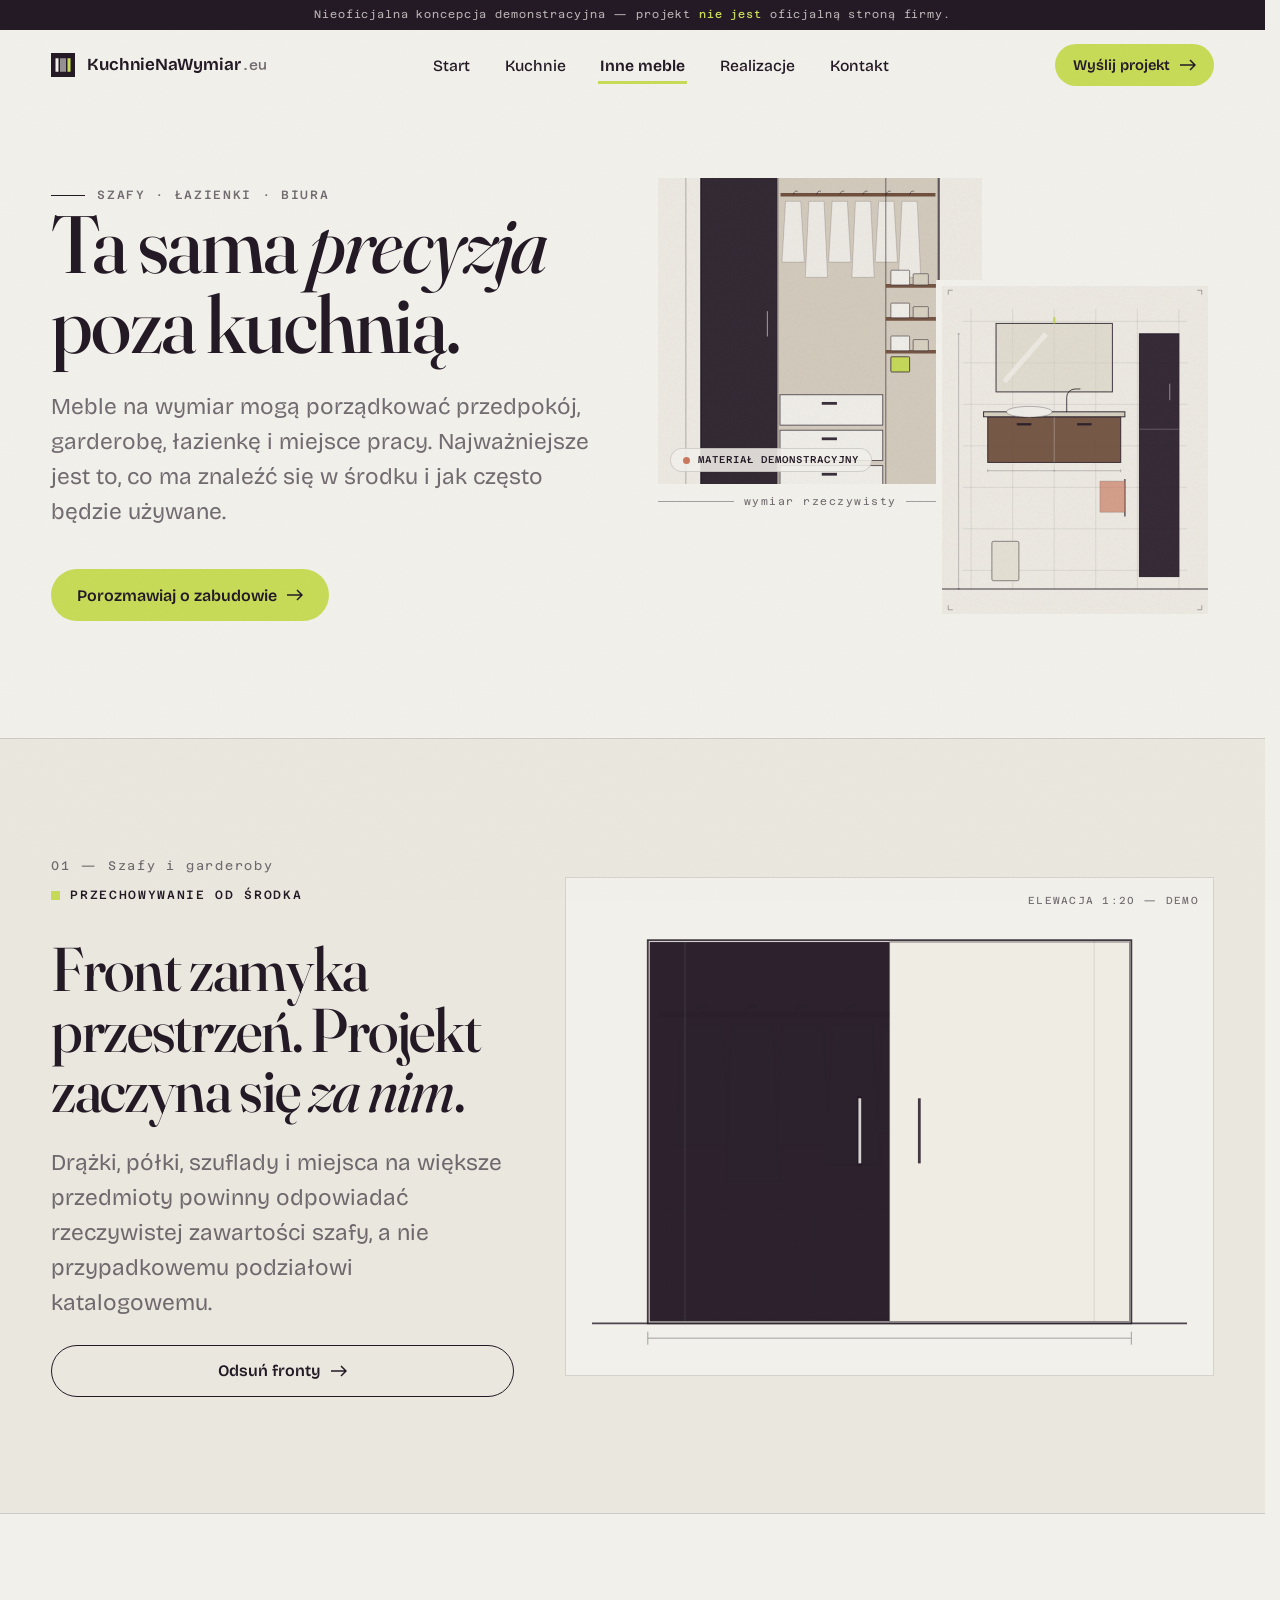
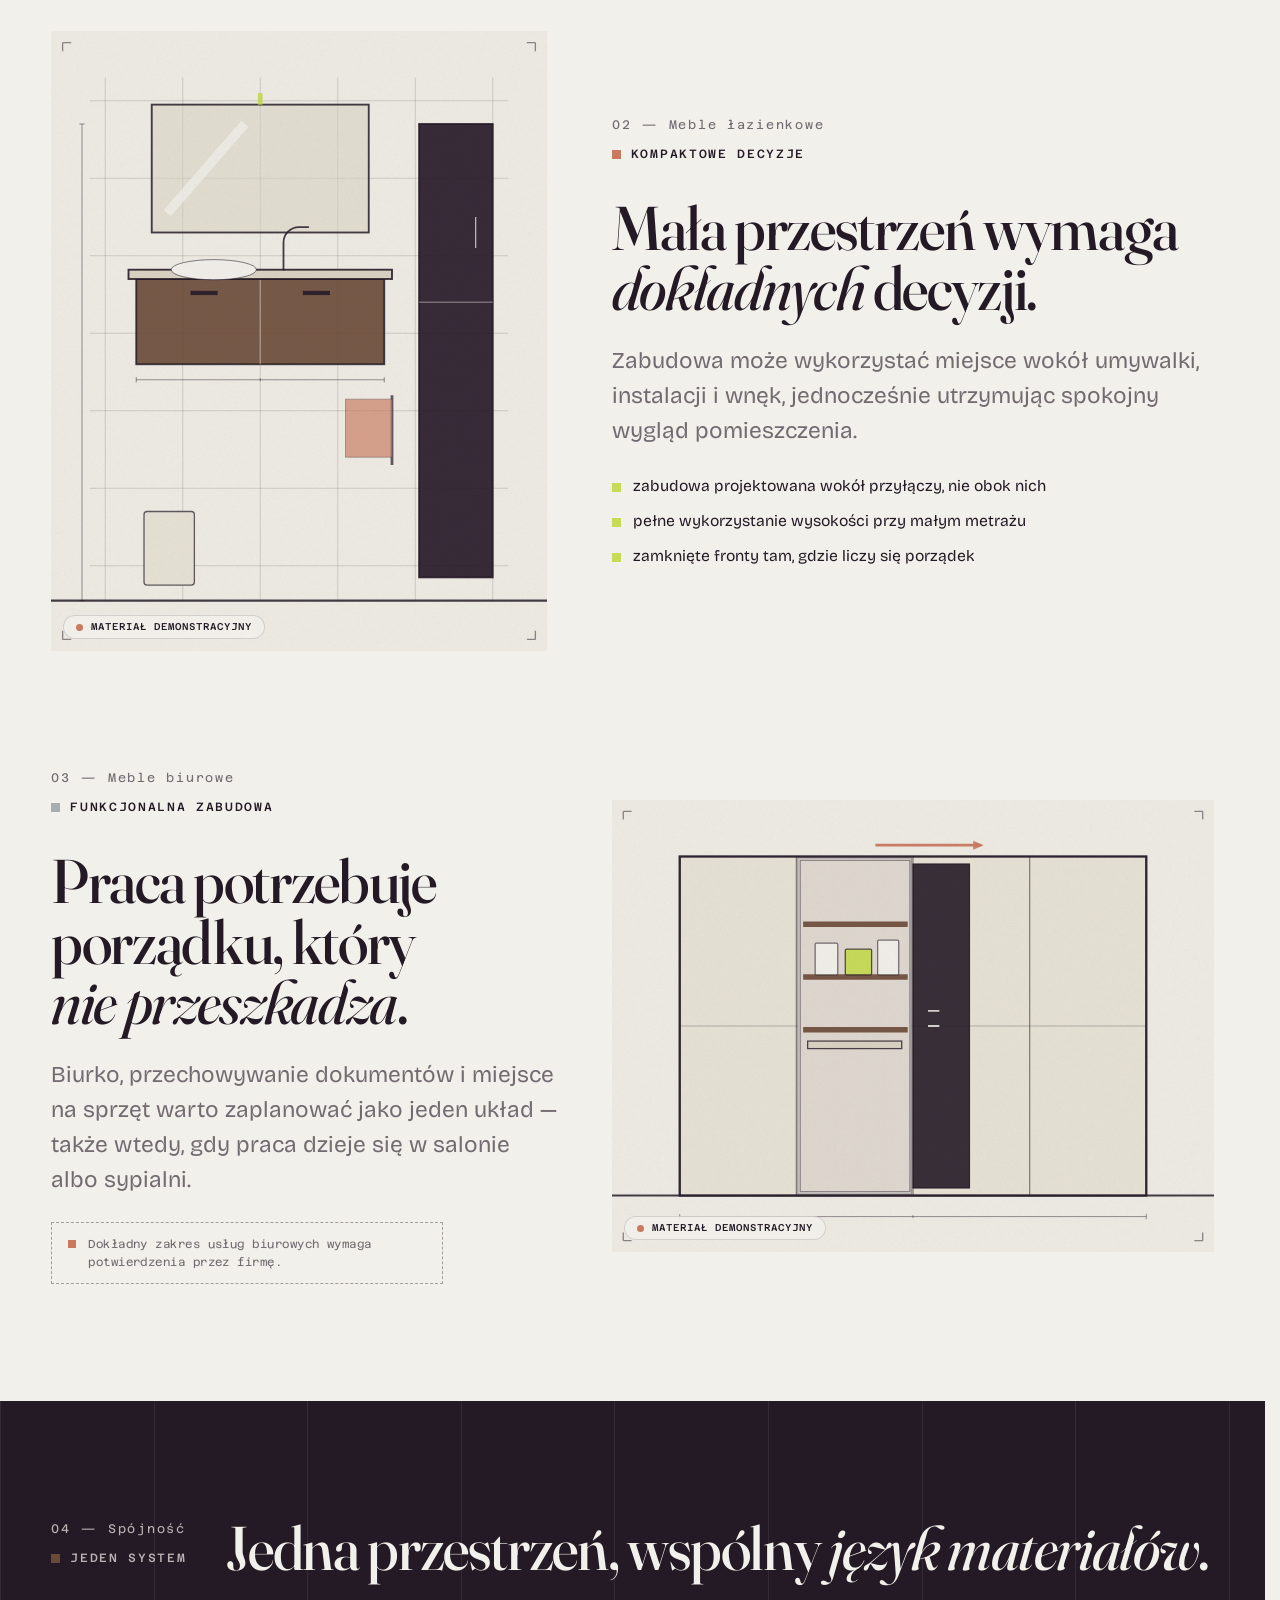
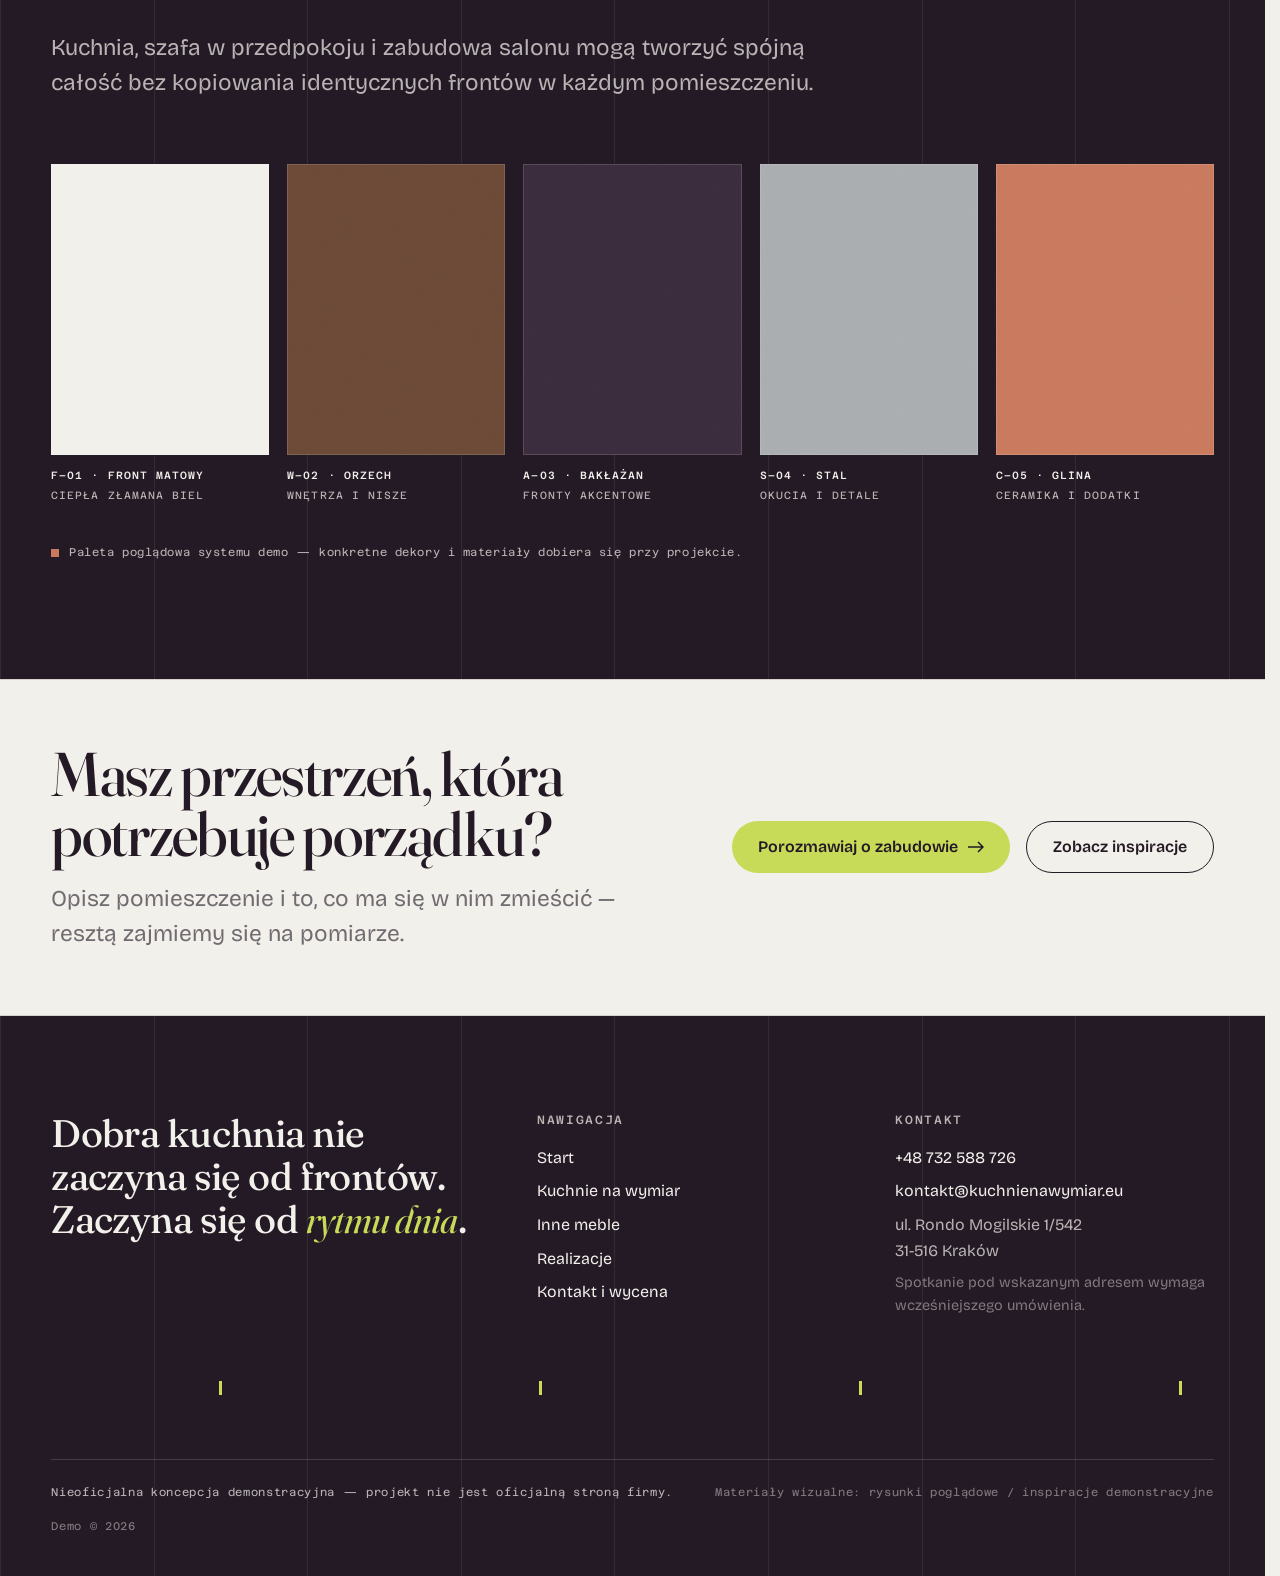
<file: inne-meble.html>
<!DOCTYPE html>
<html lang="pl" class="no-js">
<head>
  <meta charset="UTF-8">
  <meta name="viewport" content="width=device-width, initial-scale=1">
  <meta name="robots" content="noindex, nofollow, noarchive">
  <title>Szafy i meble na wymiar Kraków | KuchnieNaWymiar.eu — demo</title>
  <meta name="description" content="Szafy, garderoby, meble łazienkowe i biurowe wykonywane na wymiar w Krakowie. Zabudowa dopasowana do przestrzeni i sposobu przechowywania. Nieoficjalna koncepcja demonstracyjna.">
  <script>document.documentElement.classList.replace("no-js", "js");</script>
  <link rel="icon" type="image/svg+xml" href="assets/icons/favicon.svg">
  <link rel="preload" href="assets/fonts/fraunces-normal-latin.woff2" as="font" type="font/woff2" crossorigin>
  <link rel="preload" href="assets/fonts/fraunces-normal-latin-ext.woff2" as="font" type="font/woff2" crossorigin>
  <link rel="preload" href="assets/fonts/bricolage-grotesque-normal-latin.woff2" as="font" type="font/woff2" crossorigin>
  <link rel="preload" href="assets/fonts/bricolage-grotesque-normal-latin-ext.woff2" as="font" type="font/woff2" crossorigin>
  <link rel="stylesheet" href="assets/css/fonts.css">
  <link rel="stylesheet" href="assets/css/reset.css">
  <link rel="stylesheet" href="assets/css/tokens.css">
  <link rel="stylesheet" href="assets/css/components.css">
  <link rel="stylesheet" href="assets/css/pages.css">
  <link rel="stylesheet" href="assets/css/responsive.css">
</head>
<body>
  <a class="skip-link" href="#tresc">Przejdź do treści</a>

  <p class="demo-note">Nieoficjalna koncepcja demonstracyjna — projekt <strong>nie jest</strong> oficjalną stroną firmy.</p>

  <header class="site-header">
    <div class="site-header__inner">
      <a class="brand" href="index.html" aria-label="KuchnieNaWymiar.eu — strona główna (demo)">
        <svg class="brand__mark" width="24" height="24" viewBox="0 0 32 32" aria-hidden="true"><rect width="32" height="32" fill="#241A26"/><rect x="6" y="7" width="4" height="18" fill="#F2F0EA"/><rect x="12" y="7" width="8" height="18" fill="#F2F0EA" opacity=".55"/><rect x="22" y="7" width="4" height="18" fill="#C7DB58"/></svg>
        <span>KuchnieNaWymiar<span class="brand__tld">.eu</span></span>
      </a>

      <nav class="site-nav" aria-label="Nawigacja główna">
        <a class="site-nav__link" href="index.html">Start</a>
        <a class="site-nav__link" href="kuchnie.html">Kuchnie</a>
        <a class="site-nav__link" href="inne-meble.html" aria-current="page">Inne meble</a>
        <a class="site-nav__link" href="realizacje.html">Realizacje</a>
        <a class="site-nav__link" href="kontakt.html">Kontakt</a>
      </nav>

      <a class="btn btn--primary btn--small site-header__cta" href="kontakt.html#formularz">
        Wyślij projekt
        <svg class="btn__arrow" width="16" height="12" viewBox="0 0 16 12" fill="none" aria-hidden="true"><path d="M0 6h14M10 1l5 5-5 5" stroke="currentColor" stroke-width="1.5"/></svg>
      </a>

      <button class="nav-toggle" type="button" aria-expanded="false" aria-controls="mobile-menu" aria-label="Otwórz menu">
        <span class="nav-toggle__bars" aria-hidden="true"><span></span><span></span><span></span></span>
      </button>
    </div>
  </header>

  <div class="mobile-menu" id="mobile-menu" hidden>
    <nav aria-label="Menu">
      <ul class="mobile-menu__list">
        <li class="mobile-menu__item"><a class="mobile-menu__link" href="index.html">Start</a></li>
        <li class="mobile-menu__item"><a class="mobile-menu__link" href="kuchnie.html">Kuchnie</a></li>
        <li class="mobile-menu__item"><a class="mobile-menu__link" href="inne-meble.html" aria-current="page">Inne meble</a></li>
        <li class="mobile-menu__item"><a class="mobile-menu__link" href="realizacje.html">Realizacje</a></li>
        <li class="mobile-menu__item"><a class="mobile-menu__link" href="kontakt.html">Kontakt</a></li>
      </ul>
    </nav>
    <div class="mobile-menu__foot">
      <span class="t-label" style="color: var(--chalk-45)">Kraków · pomiar · projekt · montaż</span>
      <div class="mobile-menu__contact">
        <a class="btn btn--primary" href="tel:+48732588726">Zadzwoń: 732 588 726</a>
        <a class="btn btn--outline-light" href="mailto:kontakt@kuchnienawymiar.eu">Napisz e-mail</a>
      </div>
    </div>
  </div>

  <main id="tresc">

    <!-- HERO kolażowe -->
    <section class="section m-hero" aria-labelledby="m-hero-title">
      <div class="container">
        <div class="m-hero__grid">
          <div>
            <p class="hero__kicker t-label">Szafy · łazienki · biura</p>
            <h1 class="t-h1 reveal" id="m-hero-title">
              Ta sama <span class="t-accent">precyzja</span> poza kuchnią.
            </h1>
            <p class="t-lead reveal" data-delay="1" style="color: var(--ink-62); margin-top: var(--space-3)">
              Meble na wymiar mogą porządkować przedpokój, garderobę, łazienkę
              i miejsce pracy. Najważniejsze jest to, co ma znaleźć się w środku
              i jak często będzie używane.
            </p>
            <div class="reveal" data-delay="2" style="margin-top: var(--space-4)">
              <a class="btn btn--primary" href="kontakt.html#formularz">
                Porozmawiaj o zabudowie
                <svg class="btn__arrow" width="16" height="12" viewBox="0 0 16 12" fill="none" aria-hidden="true"><path d="M0 6h14M10 1l5 5-5 5" stroke="currentColor" stroke-width="1.5"/></svg>
              </a>
            </div>
          </div>

          <div class="m-hero__collage">
            <figure class="media-frame reveal-front">
              <img src="assets/images/wardrobe-inside-out-4x5.svg"
                alt="Szafa na wymiar z funkcjonalnie podzielonym wnętrzem — rysunek poglądowy"
                width="1280" height="1600">
              <span class="demo-tag">Materiał demonstracyjny</span>
            </figure>
            <figure class="media-frame reveal-front" data-delay="1">
              <img src="assets/images/bathroom-furniture-compact-4x5.svg"
                alt="Meble łazienkowe na wymiar w kompaktowym wnętrzu — rysunek poglądowy"
                width="1280" height="1600" loading="lazy">
            </figure>
            <span class="m-hero__dim" aria-hidden="true">wymiar rzeczywisty</span>
          </div>
        </div>
      </div>
    </section>

    <!-- SZAFY — projekt zaczyna się za frontem -->
    <section class="section m-wardrobe" aria-labelledby="m-wardrobe-title">
      <div class="container">
        <div class="m-wardrobe__grid">
          <div class="m-wardrobe__copy">
            <div class="section-head__meta">
              <span class="section-head__index">01 — Szafy i garderoby</span>
              <span class="zone-chip">Przechowywanie od środka</span>
            </div>
            <h2 class="t-h2 reveal" id="m-wardrobe-title">
              Front zamyka przestrzeń. Projekt zaczyna się <span class="t-accent">za nim</span>.
            </h2>
            <p class="t-lead reveal" data-delay="1" style="color: var(--ink-62)">
              Drążki, półki, szuflady i miejsca na większe przedmioty powinny
              odpowiadać rzeczywistej zawartości szafy, a nie przypadkowemu
              podziałowi katalogowemu.
            </p>
            <button class="btn btn--outline reveal" data-delay="2" type="button"
              data-wardrobe-toggle aria-pressed="false" aria-controls="wardrobe-stage">
              <span data-wardrobe-label>Odsuń fronty</span>
              <svg class="btn__arrow" width="16" height="12" viewBox="0 0 16 12" fill="none" aria-hidden="true"><path d="M0 6h14M10 1l5 5-5 5" stroke="currentColor" stroke-width="1.5"/></svg>
            </button>
          </div>

          <div class="wardrobe-stage" id="wardrobe-stage">
            <span class="wardrobe-stage__hint">Elewacja 1:20 — demo</span>
            <svg viewBox="0 0 640 480" aria-hidden="true">
              <defs>
                <clipPath id="wr-clip"><rect x="60" y="40" width="520" height="412"/></clipPath>
              </defs>
              <!-- podłoga -->
              <line x1="0" y1="452" x2="640" y2="452" stroke="#241A26" stroke-width="2" opacity="0.8"/>
              <!-- korpus -->
              <rect x="60" y="40" width="520" height="412" fill="#EBE8DF" stroke="#241A26" stroke-width="2" stroke-opacity="0.85"/>

              <!-- wnętrze -->
              <g class="wr-inside">
                <!-- pion podziału -->
                <line x1="392" y1="44" x2="392" y2="448" stroke="#241A26" stroke-opacity="0.55" stroke-width="1.5"/>
                <!-- drążek + wieszaki -->
                <line x1="72" y1="120" x2="384" y2="120" stroke="#6A4936" stroke-width="5" opacity="0.95"/>
                <g stroke="#241A26" stroke-opacity="0.7" stroke-width="1.6" fill="none">
                  <path d="M110 120q3-12 13-9"/><path d="M164 120q3-12 13-9"/><path d="M218 120q3-12 13-9"/><path d="M272 120q3-12 13-9"/><path d="M326 120q3-12 13-9"/>
                </g>
                <g fill="#F2F0EA" stroke="#241A26" stroke-opacity="0.4" stroke-width="1.2">
                  <path d="M96 131h44l8 130h-58z"/>
                  <path d="M150 131h44l8 168h-58z"/>
                  <path d="M204 131h44l8 130h-58z"/>
                  <path d="M258 131h44l8 150h-58z"/>
                  <path d="M312 131h44l8 116h-58z"/>
                </g>
                <!-- półki prawej kolumny -->
                <g stroke="#6A4936" stroke-width="5" opacity="0.9">
                  <line x1="396" y1="150" x2="576" y2="150"/>
                  <line x1="396" y1="230" x2="576" y2="230"/>
                  <line x1="396" y1="310" x2="576" y2="310"/>
                </g>
                <rect x="410" y="96" width="60" height="50" fill="#F2F0EA" stroke="#241A26" stroke-opacity="0.4"/>
                <rect x="486" y="108" width="52" height="38" fill="#C7DB58" opacity="0.8" stroke="#241A26" stroke-opacity="0.4"/>
                <rect x="410" y="182" width="70" height="44" fill="#E3DFD3" stroke="#241A26" stroke-opacity="0.4"/>
                <rect x="496" y="190" width="52" height="36" fill="#F2F0EA" stroke="#241A26" stroke-opacity="0.4"/>
                <!-- szuflady dolne -->
                <g fill="#F2F0EA" stroke="#241A26" stroke-opacity="0.6" stroke-width="1.4">
                  <rect x="398" y="330" width="176" height="36"/>
                  <rect x="398" y="372" width="176" height="36"/>
                  <rect x="398" y="414" width="176" height="32"/>
                </g>
                <g stroke="#241A26" stroke-opacity="0.85" stroke-width="3">
                  <line x1="466" y1="348" x2="506" y2="348"/>
                  <line x1="466" y1="390" x2="506" y2="390"/>
                  <line x1="466" y1="428" x2="506" y2="428"/>
                </g>
                <!-- kosze / strefa niska lewa -->
                <rect x="80" y="330" width="140" height="116" fill="none" stroke="#241A26" stroke-opacity="0.5" stroke-dasharray="5 5"/>
                <rect x="236" y="330" width="140" height="116" fill="none" stroke="#241A26" stroke-opacity="0.5" stroke-dasharray="5 5"/>
              </g>

              <!-- fronty przesuwne (chowają się za krawędzią korpusu) -->
              <g clip-path="url(#wr-clip)">
                <g class="wr-front wr-front--left">
                  <rect x="62" y="42" width="258" height="408" fill="#241A26" opacity="0.96"/>
                  <line x1="288" y1="210" x2="288" y2="280" stroke="#F2F0EA" stroke-width="3" opacity="0.85"/>
                  <line x1="100" y1="42" x2="100" y2="450" stroke="#F2F0EA" opacity="0.12"/>
                </g>
                <g class="wr-front wr-front--right">
                  <rect x="320" y="42" width="258" height="408" fill="#EFECE4" stroke="#241A26" stroke-opacity="0.5"/>
                  <line x1="352" y1="210" x2="352" y2="280" stroke="#241A26" stroke-width="3" opacity="0.85"/>
                  <line x1="540" y1="42" x2="540" y2="450" stroke="#241A26" opacity="0.12"/>
                </g>
              </g>

              <!-- wymiar -->
              <g stroke="#241A26" opacity="0.4" stroke-width="1">
                <line x1="60" y1="468" x2="580" y2="468"/>
                <line x1="60" y1="461" x2="60" y2="475"/>
                <line x1="580" y1="461" x2="580" y2="475"/>
              </g>
            </svg>
          </div>
        </div>
      </div>
    </section>

    <!-- ŁAZIENKI -->
    <section class="section m-block" id="lazienki" aria-labelledby="m-bath-title">
      <div class="container">
        <div class="m-block__grid">
          <figure class="m-block__media reveal-front reveal-front--chalk">
            <div class="media-frame">
              <img src="assets/images/bathroom-furniture-compact-4x5.svg"
                alt="Zabudowa łazienki: szafka umywalkowa, wysoki słupek i lustro — rysunek poglądowy"
                loading="lazy" width="1280" height="1600">
              <span class="demo-tag">Materiał demonstracyjny</span>
            </div>
          </figure>
          <div class="m-block__copy">
            <div class="section-head__meta">
              <span class="section-head__index">02 — Meble łazienkowe</span>
              <span class="zone-chip zone-chip--clay">Kompaktowe decyzje</span>
            </div>
            <h2 class="t-h2 reveal" id="m-bath-title">Mała przestrzeń wymaga <span class="t-accent">dokładnych</span> decyzji.</h2>
            <p class="t-lead reveal" data-delay="1" style="color: var(--ink-62)">
              Zabudowa może wykorzystać miejsce wokół umywalki, instalacji i wnęk,
              jednocześnie utrzymując spokojny wygląd pomieszczenia.
            </p>
            <ul class="k-priorities__checks reveal" data-delay="2" style="border: 0; padding: 0">
              <li>zabudowa projektowana wokół przyłączy, nie obok nich</li>
              <li>pełne wykorzystanie wysokości przy małym metrażu</li>
              <li>zamknięte fronty tam, gdzie liczy się porządek</li>
            </ul>
          </div>
        </div>
      </div>
    </section>

    <!-- BIURA -->
    <section class="section m-block m-block--office" id="biura" aria-labelledby="m-office-title" style="padding-top: 0">
      <div class="container">
        <div class="m-block__grid m-block__grid--flip">
          <figure class="m-block__media reveal-front reveal-front--chalk">
            <div class="media-frame" style="aspect-ratio: 4 / 3">
              <img src="assets/images/inspiration-hidden-storage-4x3.svg"
                alt="Ściana zabudowy z chowanym miejscem pracy — rysunek poglądowy"
                loading="lazy" width="1600" height="1200">
              <span class="demo-tag">Materiał demonstracyjny</span>
            </div>
          </figure>
          <div class="m-block__copy">
            <div class="section-head__meta">
              <span class="section-head__index">03 — Meble biurowe</span>
              <span class="zone-chip zone-chip--steel">Funkcjonalna zabudowa</span>
            </div>
            <h2 class="t-h2 reveal" id="m-office-title">Praca potrzebuje porządku, który <span class="t-accent">nie przeszkadza</span>.</h2>
            <p class="t-lead reveal" data-delay="1" style="color: var(--ink-62)">
              Biurko, przechowywanie dokumentów i miejsce na sprzęt warto zaplanować
              jako jeden układ — także wtedy, gdy praca dzieje się w salonie
              albo sypialni.
            </p>
            <p class="m-note reveal" data-delay="2">
              Dokładny zakres usług biurowych wymaga potwierdzenia przez firmę.
            </p>
          </div>
        </div>
      </div>
    </section>

    <!-- WSPÓLNY JĘZYK MATERIAŁÓW -->
    <section class="section m-coherence surface-dark plan-lines" aria-labelledby="m-coherence-title">
      <div class="container">
        <div class="section-head">
          <div class="section-head__meta">
            <span class="section-head__index" style="color: var(--chalk-72)">04 — Spójność</span>
            <span class="zone-chip zone-chip--walnut" style="color: var(--chalk-72)">Jeden system</span>
          </div>
          <h2 class="t-h2 section-head__title reveal" id="m-coherence-title">
            Jedna przestrzeń, wspólny <span class="t-accent">język materiałów</span>.
          </h2>
        </div>

        <p class="t-lead reveal" style="color: var(--chalk-72); max-width: 36em">
          Kuchnia, szafa w przedpokoju i zabudowa salonu mogą tworzyć spójną całość
          bez kopiowania identycznych frontów w każdym pomieszczeniu.
        </p>

        <div class="m-coherence__swatches">
          <div class="swatch reveal">
            <span class="swatch__color" style="background: #F2F0EA"></span>
            <span class="swatch__meta"><strong>F–01 · Front matowy</strong><span>ciepła złamana biel</span></span>
          </div>
          <div class="swatch reveal" data-delay="1">
            <span class="swatch__color" style="background: #6A4936"></span>
            <span class="swatch__meta"><strong>W–02 · Orzech</strong><span>wnętrza i nisze</span></span>
          </div>
          <div class="swatch reveal" data-delay="2">
            <span class="swatch__color" style="background: #3a2c3d"></span>
            <span class="swatch__meta"><strong>A–03 · Bakłażan</strong><span>fronty akcentowe</span></span>
          </div>
          <div class="swatch reveal" data-delay="3">
            <span class="swatch__color" style="background: #A9ADB0"></span>
            <span class="swatch__meta"><strong>S–04 · Stal</strong><span>okucia i detale</span></span>
          </div>
          <div class="swatch reveal" data-delay="3">
            <span class="swatch__color" style="background: #C9795D"></span>
            <span class="swatch__meta"><strong>C–05 · Glina</strong><span>ceramika i dodatki</span></span>
          </div>
        </div>

        <p class="process__footnote" style="margin-top: var(--space-4); color: var(--chalk-72)">
          Paleta poglądowa systemu demo — konkretne dekory i materiały dobiera się przy projekcie.
        </p>
      </div>
    </section>

    <!-- CTA -->
    <section class="band-cta" aria-labelledby="m-cta-title">
      <div class="container band-cta__inner">
        <div>
          <h2 class="t-h2 band-cta__title" id="m-cta-title">Masz przestrzeń, która potrzebuje porządku?</h2>
          <p class="t-lead" style="color: var(--ink-62); margin-top: var(--space-2)">
            Opisz pomieszczenie i to, co ma się w nim zmieścić — resztą zajmiemy się na pomiarze.
          </p>
        </div>
        <div class="band-cta__actions">
          <a class="btn btn--primary" href="kontakt.html#formularz">
            Porozmawiaj o zabudowie
            <svg class="btn__arrow" width="16" height="12" viewBox="0 0 16 12" fill="none" aria-hidden="true"><path d="M0 6h14M10 1l5 5-5 5" stroke="currentColor" stroke-width="1.5"/></svg>
          </a>
          <a class="btn btn--outline" href="realizacje.html">Zobacz inspiracje</a>
        </div>
      </div>
    </section>
  </main>

  <footer class="site-footer">
    <div class="site-footer__inner">
      <div class="site-footer__top">
        <p class="site-footer__claim">
          Dobra kuchnia nie zaczyna się od frontów. Zaczyna się od <span class="t-accent">rytmu dnia</span>.
        </p>
        <nav aria-label="Stopka">
          <h2 class="t-label">Nawigacja</h2>
          <div class="site-footer__links">
            <a href="index.html">Start</a>
            <a href="kuchnie.html">Kuchnie na wymiar</a>
            <a href="inne-meble.html">Inne meble</a>
            <a href="realizacje.html">Realizacje</a>
            <a href="kontakt.html">Kontakt i wycena</a>
          </div>
        </nav>
        <div>
          <h2 class="t-label">Kontakt</h2>
          <address>
            <a href="tel:+48732588726">+48 732 588 726</a>
            <a href="mailto:kontakt@kuchnienawymiar.eu">kontakt@kuchnienawymiar.eu</a>
            <p>ul. Rondo Mogilskie 1/542<br>31-516 Kraków</p>
            <p class="site-footer__note">Spotkanie pod wskazanym adresem wymaga wcześniejszego umówienia.</p>
          </address>
        </div>
      </div>

      <div class="rhythm-strip" aria-hidden="true"></div>

      <div class="site-footer__bottom">
        <p class="disclaimer">Nieoficjalna koncepcja demonstracyjna — projekt nie jest oficjalną stroną firmy.</p>
        <p>Materiały wizualne: rysunki poglądowe / inspiracje demonstracyjne</p>
        <p>Demo © <span data-year>2026</span></p>
      </div>
    </div>
  </footer>

  <div class="floating-cta" aria-label="Szybki kontakt">
    <a class="btn btn--primary" href="tel:+48732588726">Zadzwoń</a>
    <a class="btn btn--ghost" href="kontakt.html#formularz">Napisz</a>
  </div>

  <script src="assets/js/main.js" defer></script>
  <script src="assets/js/navigation.js" defer></script>
  <script src="assets/js/motion.js" defer></script>
  <script src="assets/js/zones.js" defer></script>
  <script src="assets/js/gallery.js" defer></script>
  <script src="assets/js/form-demo.js" defer></script>
  <script>
    /* Przełącznik frontów szafy — mały, lokalny skrypt strony */
    (function () {
      var btn = document.querySelector("[data-wardrobe-toggle]");
      var stage = document.getElementById("wardrobe-stage");
      var label = document.querySelector("[data-wardrobe-label]");
      if (!btn || !stage) return;
      btn.addEventListener("click", function () {
        var open = stage.classList.toggle("is-open");
        btn.setAttribute("aria-pressed", open ? "true" : "false");
        if (label) label.textContent = open ? "Zamknij fronty" : "Odsuń fronty";
      });
    })();
  </script>
</body>
</html>
</file>
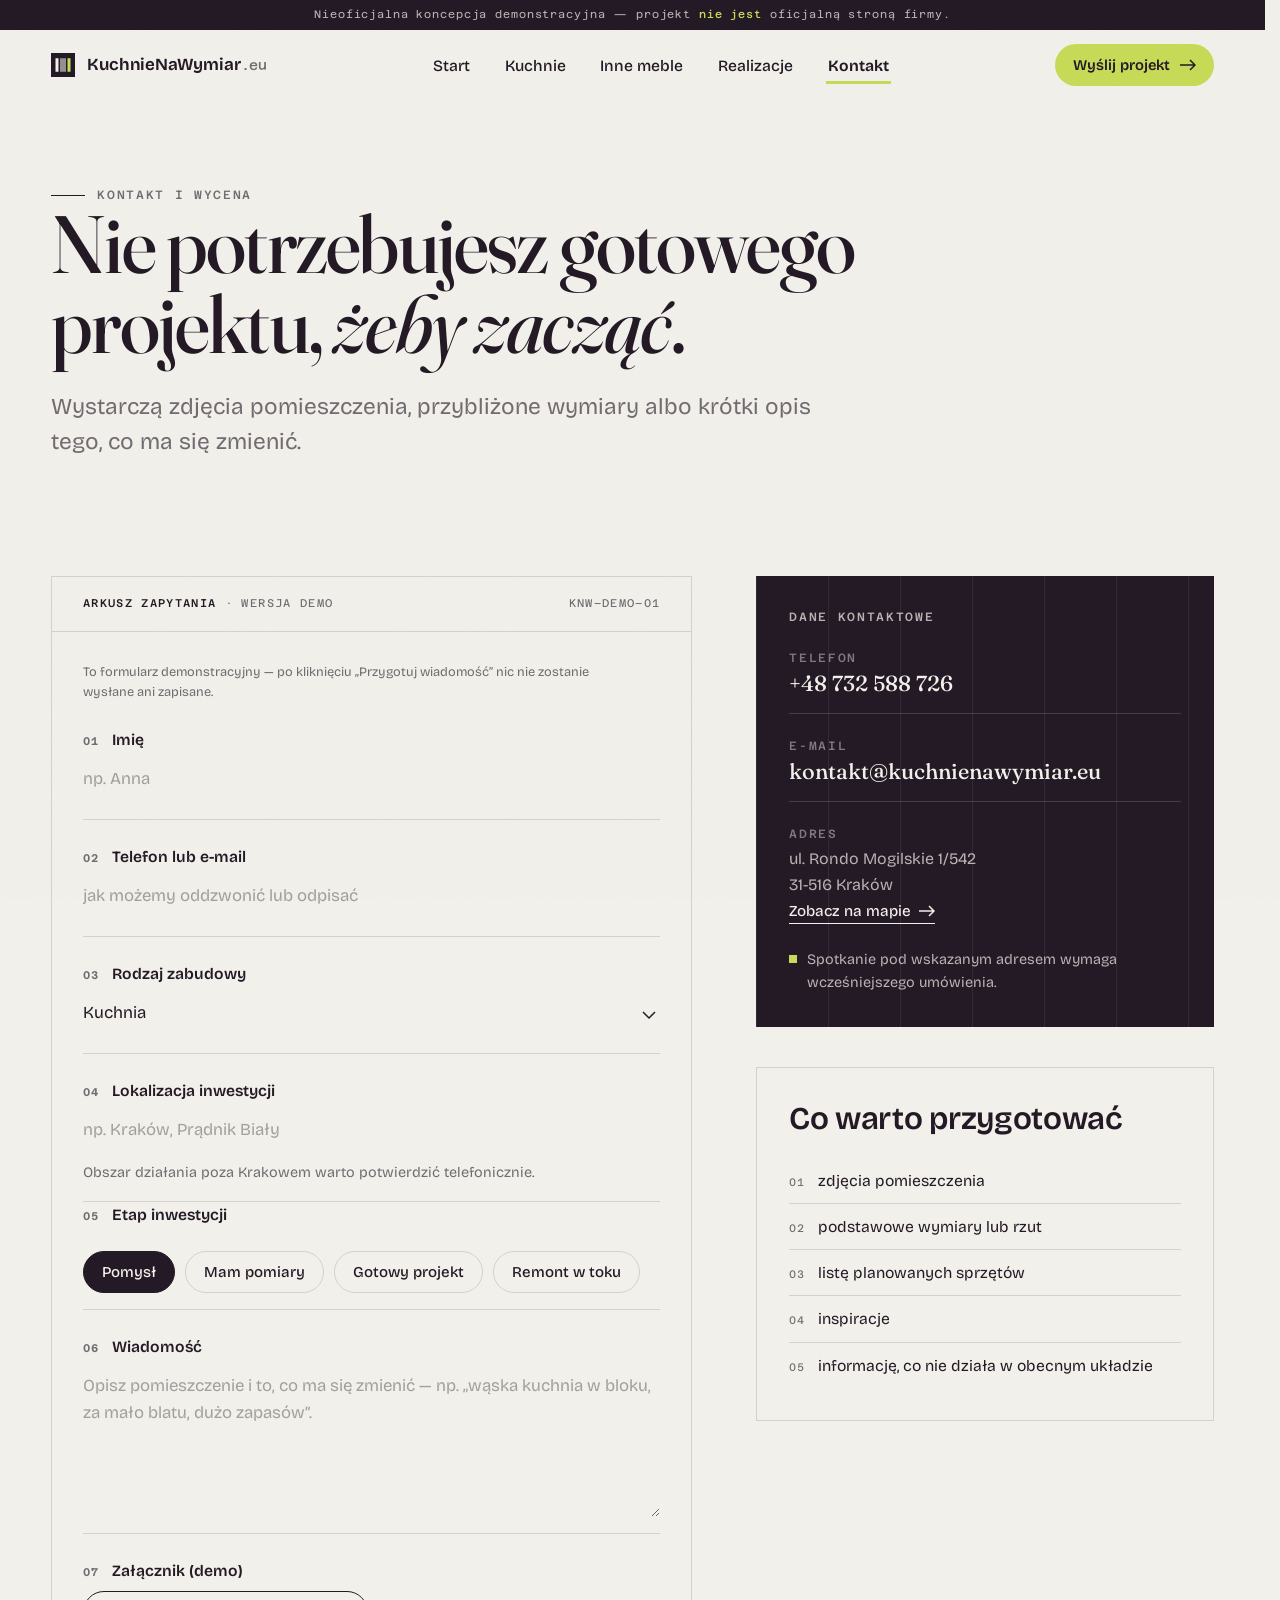
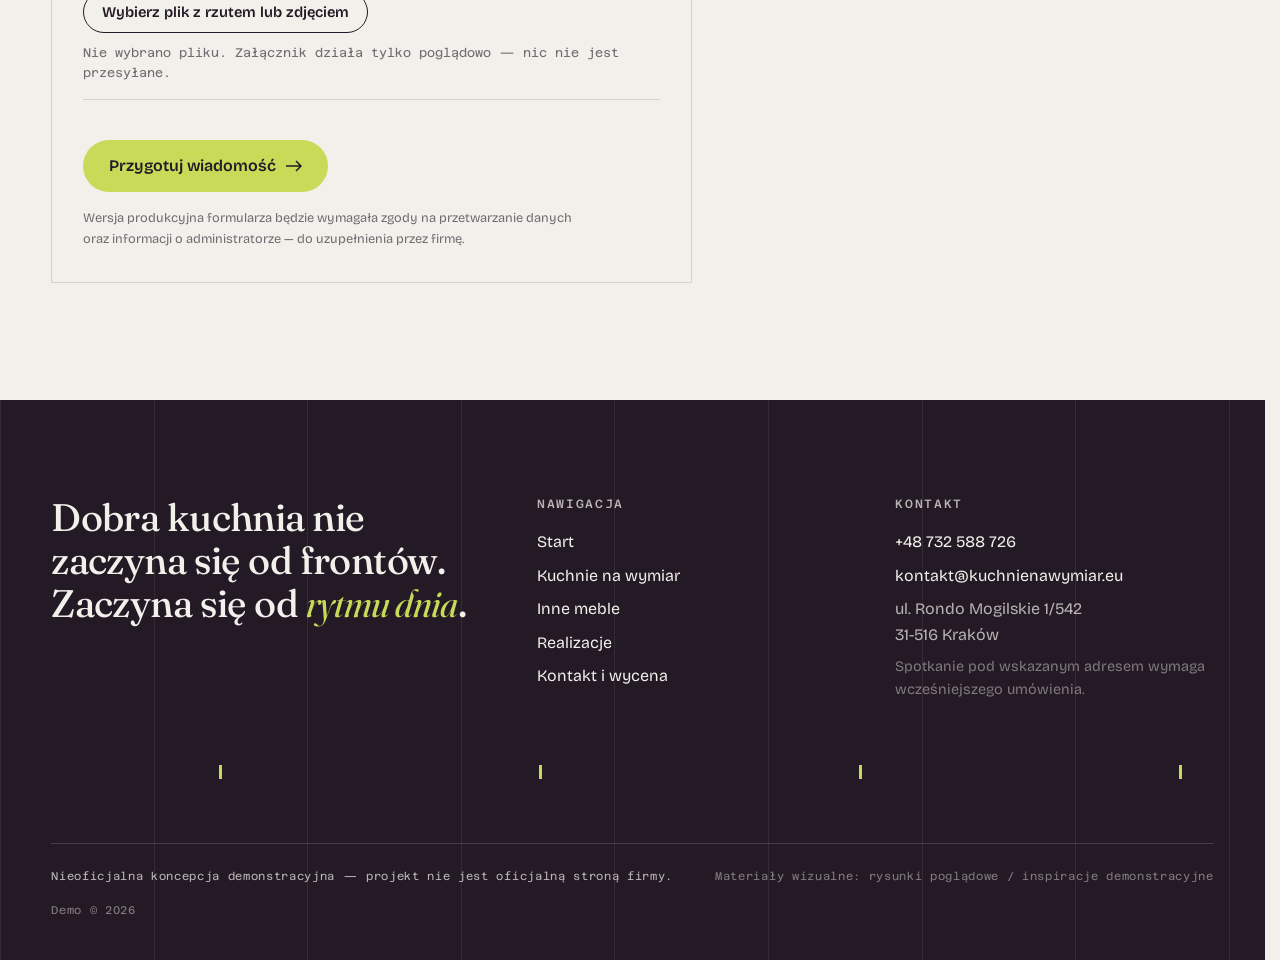
<file: kontakt.html>
<!DOCTYPE html>
<html lang="pl" class="no-js">
<head>
  <meta charset="UTF-8">
  <meta name="viewport" content="width=device-width, initial-scale=1">
  <meta name="robots" content="noindex, nofollow, noarchive">
  <title>Kontakt i wycena | KuchnieNaWymiar.eu Kraków — demo</title>
  <meta name="description" content="Skontaktuj się w sprawie kuchni, szafy lub innych mebli na wymiar. Przygotuj zdjęcia, wymiary albo rzut i opisz swoje potrzeby. Nieoficjalna koncepcja demonstracyjna.">
  <script>document.documentElement.classList.replace("no-js", "js");</script>
  <link rel="icon" type="image/svg+xml" href="assets/icons/favicon.svg">
  <link rel="preload" href="assets/fonts/fraunces-normal-latin.woff2" as="font" type="font/woff2" crossorigin>
  <link rel="preload" href="assets/fonts/fraunces-normal-latin-ext.woff2" as="font" type="font/woff2" crossorigin>
  <link rel="preload" href="assets/fonts/bricolage-grotesque-normal-latin.woff2" as="font" type="font/woff2" crossorigin>
  <link rel="preload" href="assets/fonts/bricolage-grotesque-normal-latin-ext.woff2" as="font" type="font/woff2" crossorigin>
  <link rel="stylesheet" href="assets/css/fonts.css">
  <link rel="stylesheet" href="assets/css/reset.css">
  <link rel="stylesheet" href="assets/css/tokens.css">
  <link rel="stylesheet" href="assets/css/components.css">
  <link rel="stylesheet" href="assets/css/pages.css">
  <link rel="stylesheet" href="assets/css/responsive.css">
</head>
<body>
  <a class="skip-link" href="#tresc">Przejdź do treści</a>

  <p class="demo-note">Nieoficjalna koncepcja demonstracyjna — projekt <strong>nie jest</strong> oficjalną stroną firmy.</p>

  <header class="site-header">
    <div class="site-header__inner">
      <a class="brand" href="index.html" aria-label="KuchnieNaWymiar.eu — strona główna (demo)">
        <svg class="brand__mark" width="24" height="24" viewBox="0 0 32 32" aria-hidden="true"><rect width="32" height="32" fill="#241A26"/><rect x="6" y="7" width="4" height="18" fill="#F2F0EA"/><rect x="12" y="7" width="8" height="18" fill="#F2F0EA" opacity=".55"/><rect x="22" y="7" width="4" height="18" fill="#C7DB58"/></svg>
        <span>KuchnieNaWymiar<span class="brand__tld">.eu</span></span>
      </a>

      <nav class="site-nav" aria-label="Nawigacja główna">
        <a class="site-nav__link" href="index.html">Start</a>
        <a class="site-nav__link" href="kuchnie.html">Kuchnie</a>
        <a class="site-nav__link" href="inne-meble.html">Inne meble</a>
        <a class="site-nav__link" href="realizacje.html">Realizacje</a>
        <a class="site-nav__link" href="kontakt.html" aria-current="page">Kontakt</a>
      </nav>

      <a class="btn btn--primary btn--small site-header__cta" href="kontakt.html#formularz">
        Wyślij projekt
        <svg class="btn__arrow" width="16" height="12" viewBox="0 0 16 12" fill="none" aria-hidden="true"><path d="M0 6h14M10 1l5 5-5 5" stroke="currentColor" stroke-width="1.5"/></svg>
      </a>

      <button class="nav-toggle" type="button" aria-expanded="false" aria-controls="mobile-menu" aria-label="Otwórz menu">
        <span class="nav-toggle__bars" aria-hidden="true"><span></span><span></span><span></span></span>
      </button>
    </div>
  </header>

  <div class="mobile-menu" id="mobile-menu" hidden>
    <nav aria-label="Menu">
      <ul class="mobile-menu__list">
        <li class="mobile-menu__item"><a class="mobile-menu__link" href="index.html">Start</a></li>
        <li class="mobile-menu__item"><a class="mobile-menu__link" href="kuchnie.html">Kuchnie</a></li>
        <li class="mobile-menu__item"><a class="mobile-menu__link" href="inne-meble.html">Inne meble</a></li>
        <li class="mobile-menu__item"><a class="mobile-menu__link" href="realizacje.html">Realizacje</a></li>
        <li class="mobile-menu__item"><a class="mobile-menu__link" href="kontakt.html" aria-current="page">Kontakt</a></li>
      </ul>
    </nav>
    <div class="mobile-menu__foot">
      <span class="t-label" style="color: var(--chalk-45)">Kraków · pomiar · projekt · montaż</span>
      <div class="mobile-menu__contact">
        <a class="btn btn--primary" href="tel:+48732588726">Zadzwoń: 732 588 726</a>
        <a class="btn btn--outline-light" href="mailto:kontakt@kuchnienawymiar.eu">Napisz e-mail</a>
      </div>
    </div>
  </div>

  <main id="tresc">

    <section class="section c-hero" aria-labelledby="c-hero-title">
      <div class="container">
        <p class="hero__kicker t-label">Kontakt i wycena</p>
        <h1 class="t-h1 reveal" id="c-hero-title">
          Nie potrzebujesz gotowego projektu, <span class="t-accent">żeby zacząć</span>.
        </h1>
        <p class="t-lead reveal" data-delay="1">
          Wystarczą zdjęcia pomieszczenia, przybliżone wymiary albo krótki opis tego,
          co ma się zmienić.
        </p>
      </div>
    </section>

    <section class="section section--flush-top" aria-label="Formularz i dane kontaktowe">
      <div class="container">
        <div class="c-grid">

          <!-- ARKUSZ BRIEFU -->
          <form class="brief" id="formularz" data-demo-form novalidate aria-describedby="brief-demo-info">
            <div class="brief__head">
              <span><strong>Arkusz zapytania</strong> · wersja demo</span>
              <span>KNW–DEMO–01</span>
            </div>

            <div class="brief__body">
              <p id="brief-demo-info" class="brief__legal" style="margin-top: var(--space-3)">
                To formularz demonstracyjny — po kliknięciu „Przygotuj wiadomość”
                nic nie zostanie wysłane ani zapisane.
              </p>

              <div class="field">
                <label class="field__label" for="f-imie">
                  <span class="field__no">01</span> Imię
                </label>
                <input type="text" id="f-imie" name="imie" required autocomplete="given-name" placeholder="np. Anna">
                <p class="field__error" role="status">Uzupełnij to pole, aby przygotować wiadomość.</p>
              </div>

              <div class="field">
                <label class="field__label" for="f-kontakt">
                  <span class="field__no">02</span> Telefon lub e-mail
                </label>
                <input type="text" id="f-kontakt" name="kontakt" required autocomplete="tel email" placeholder="jak możemy oddzwonić lub odpisać">
                <p class="field__error" role="status">Podaj telefon albo adres e-mail.</p>
              </div>

              <div class="field">
                <label class="field__label" for="f-zabudowa">
                  <span class="field__no">03</span> Rodzaj zabudowy
                </label>
                <select id="f-zabudowa" name="zabudowa">
                  <option value="Kuchnia" selected>Kuchnia</option>
                  <option value="Szafa lub garderoba">Szafa lub garderoba</option>
                  <option value="Meble łazienkowe">Meble łazienkowe</option>
                  <option value="Meble biurowe">Meble biurowe</option>
                  <option value="Kilka pomieszczeń">Kilka pomieszczeń</option>
                  <option value="Inne">Inne</option>
                </select>
              </div>

              <div class="field">
                <label class="field__label" for="f-lokalizacja">
                  <span class="field__no">04</span> Lokalizacja inwestycji
                </label>
                <input type="text" id="f-lokalizacja" name="lokalizacja" placeholder="np. Kraków, Prądnik Biały">
                <p class="field__hint">Obszar działania poza Krakowem warto potwierdzić telefonicznie.</p>
              </div>

              <fieldset class="field">
                <legend class="field__label"><span class="field__no">05</span> Etap inwestycji</legend>
                <div class="chip-group">
                  <label class="chip"><input type="radio" name="etap" value="Pomysł" checked><span>Pomysł</span></label>
                  <label class="chip"><input type="radio" name="etap" value="Mam pomiary"><span>Mam pomiary</span></label>
                  <label class="chip"><input type="radio" name="etap" value="Gotowy projekt"><span>Gotowy projekt</span></label>
                  <label class="chip"><input type="radio" name="etap" value="Remont w toku"><span>Remont w toku</span></label>
                </div>
              </fieldset>

              <div class="field">
                <label class="field__label" for="f-wiadomosc">
                  <span class="field__no">06</span> Wiadomość
                </label>
                <textarea id="f-wiadomosc" name="wiadomosc" required rows="5"
                  placeholder="Opisz pomieszczenie i to, co ma się zmienić — np. „wąska kuchnia w bloku, za mało blatu, dużo zapasów”."></textarea>
                <p class="field__error" role="status">Napisz choć jedno zdanie o przestrzeni.</p>
              </div>

              <div class="field">
                <span class="field__label" id="f-file-label"><span class="field__no">07</span> Załącznik (demo)</span>
                <div class="file-demo">
                  <label class="btn btn--outline btn--small file-demo__btn" for="f-plik">Wybierz plik z rzutem lub zdjęciem</label>
                  <input type="file" id="f-plik" class="visually-hidden" aria-labelledby="f-file-label" accept="image/*,.pdf">
                  <p class="file-demo__name" data-file-name>Nie wybrano pliku. Załącznik działa tylko poglądowo — nic nie jest przesyłane.</p>
                </div>
              </div>

              <div class="brief__actions">
                <button class="btn btn--primary" type="submit">
                  Przygotuj wiadomość
                  <svg class="btn__arrow" width="16" height="12" viewBox="0 0 16 12" fill="none" aria-hidden="true"><path d="M0 6h14M10 1l5 5-5 5" stroke="currentColor" stroke-width="1.5"/></svg>
                </button>
              </div>

              <div class="form-status" data-form-status tabindex="-1" role="status" aria-live="polite">
                <p class="form-status__title">To formularz demonstracyjny — wiadomość nie została wysłana.</p>
                <p>
                  Żadne dane nie opuściły tej przeglądarki. Skorzystaj z telefonu
                  lub adresu e-mail podanego obok — albo otwórz swój program pocztowy
                  z przygotowaną treścią:
                </p>
                <p>
                  <a class="link-line" data-mailto href="mailto:kontakt@kuchnienawymiar.eu">
                    Otwórz w programie pocztowym
                    <svg class="btn__arrow" width="16" height="12" viewBox="0 0 16 12" fill="none" aria-hidden="true"><path d="M0 6h14M10 1l5 5-5 5" stroke="currentColor" stroke-width="1.5"/></svg>
                  </a>
                </p>
              </div>

              <p class="brief__legal">
                Wersja produkcyjna formularza będzie wymagała zgody na przetwarzanie
                danych oraz informacji o administratorze — do uzupełnienia przez firmę.
              </p>
            </div>
          </form>

          <!-- DANE + PRZYGOTOWANIE -->
          <aside class="c-aside" aria-label="Dane kontaktowe i przygotowanie">
            <div class="c-card">
              <h2 class="t-label">Dane kontaktowe</h2>
              <div class="c-card__row">
                <span class="t-label">Telefon</span>
                <a href="tel:+48732588726">+48 732 588 726</a>
              </div>
              <div class="c-card__row">
                <span class="t-label">E-mail</span>
                <a href="mailto:kontakt@kuchnienawymiar.eu">kontakt@kuchnienawymiar.eu</a>
              </div>
              <div class="c-card__row">
                <span class="t-label">Adres</span>
                <p>ul. Rondo Mogilskie 1/542<br>31-516 Kraków</p>
                <a class="link-line" style="font-family: var(--font-body); font-size: 0.95rem"
                  href="https://maps.google.com/?q=Rondo%20Mogilskie%201%2C%20Krak%C3%B3w" rel="noopener noreferrer" target="_blank">
                  Zobacz na mapie
                  <svg class="btn__arrow" width="16" height="12" viewBox="0 0 16 12" fill="none" aria-hidden="true"><path d="M0 6h14M10 1l5 5-5 5" stroke="currentColor" stroke-width="1.5"/></svg>
                </a>
              </div>
              <p class="c-card__note">Spotkanie pod wskazanym adresem wymaga wcześniejszego umówienia.</p>
            </div>

            <div class="c-prepare">
              <h2 class="t-h3">Co warto przygotować</h2>
              <ol>
                <li>zdjęcia pomieszczenia</li>
                <li>podstawowe wymiary lub rzut</li>
                <li>listę planowanych sprzętów</li>
                <li>inspiracje</li>
                <li>informację, co nie działa w obecnym układzie</li>
              </ol>
            </div>
          </aside>
        </div>
      </div>
    </section>
  </main>

  <footer class="site-footer">
    <div class="site-footer__inner">
      <div class="site-footer__top">
        <p class="site-footer__claim">
          Dobra kuchnia nie zaczyna się od frontów. Zaczyna się od <span class="t-accent">rytmu dnia</span>.
        </p>
        <nav aria-label="Stopka">
          <h2 class="t-label">Nawigacja</h2>
          <div class="site-footer__links">
            <a href="index.html">Start</a>
            <a href="kuchnie.html">Kuchnie na wymiar</a>
            <a href="inne-meble.html">Inne meble</a>
            <a href="realizacje.html">Realizacje</a>
            <a href="kontakt.html">Kontakt i wycena</a>
          </div>
        </nav>
        <div>
          <h2 class="t-label">Kontakt</h2>
          <address>
            <a href="tel:+48732588726">+48 732 588 726</a>
            <a href="mailto:kontakt@kuchnienawymiar.eu">kontakt@kuchnienawymiar.eu</a>
            <p>ul. Rondo Mogilskie 1/542<br>31-516 Kraków</p>
            <p class="site-footer__note">Spotkanie pod wskazanym adresem wymaga wcześniejszego umówienia.</p>
          </address>
        </div>
      </div>

      <div class="rhythm-strip" aria-hidden="true"></div>

      <div class="site-footer__bottom">
        <p class="disclaimer">Nieoficjalna koncepcja demonstracyjna — projekt nie jest oficjalną stroną firmy.</p>
        <p>Materiały wizualne: rysunki poglądowe / inspiracje demonstracyjne</p>
        <p>Demo © <span data-year>2026</span></p>
      </div>
    </div>
  </footer>

  <div class="floating-cta" aria-label="Szybki kontakt">
    <a class="btn btn--primary" href="tel:+48732588726">Zadzwoń</a>
    <a class="btn btn--ghost" href="#formularz">Napisz</a>
  </div>

  <script src="assets/js/main.js" defer></script>
  <script src="assets/js/navigation.js" defer></script>
  <script src="assets/js/motion.js" defer></script>
  <script src="assets/js/zones.js" defer></script>
  <script src="assets/js/gallery.js" defer></script>
  <script src="assets/js/form-demo.js" defer></script>
</body>
</html>
</file>
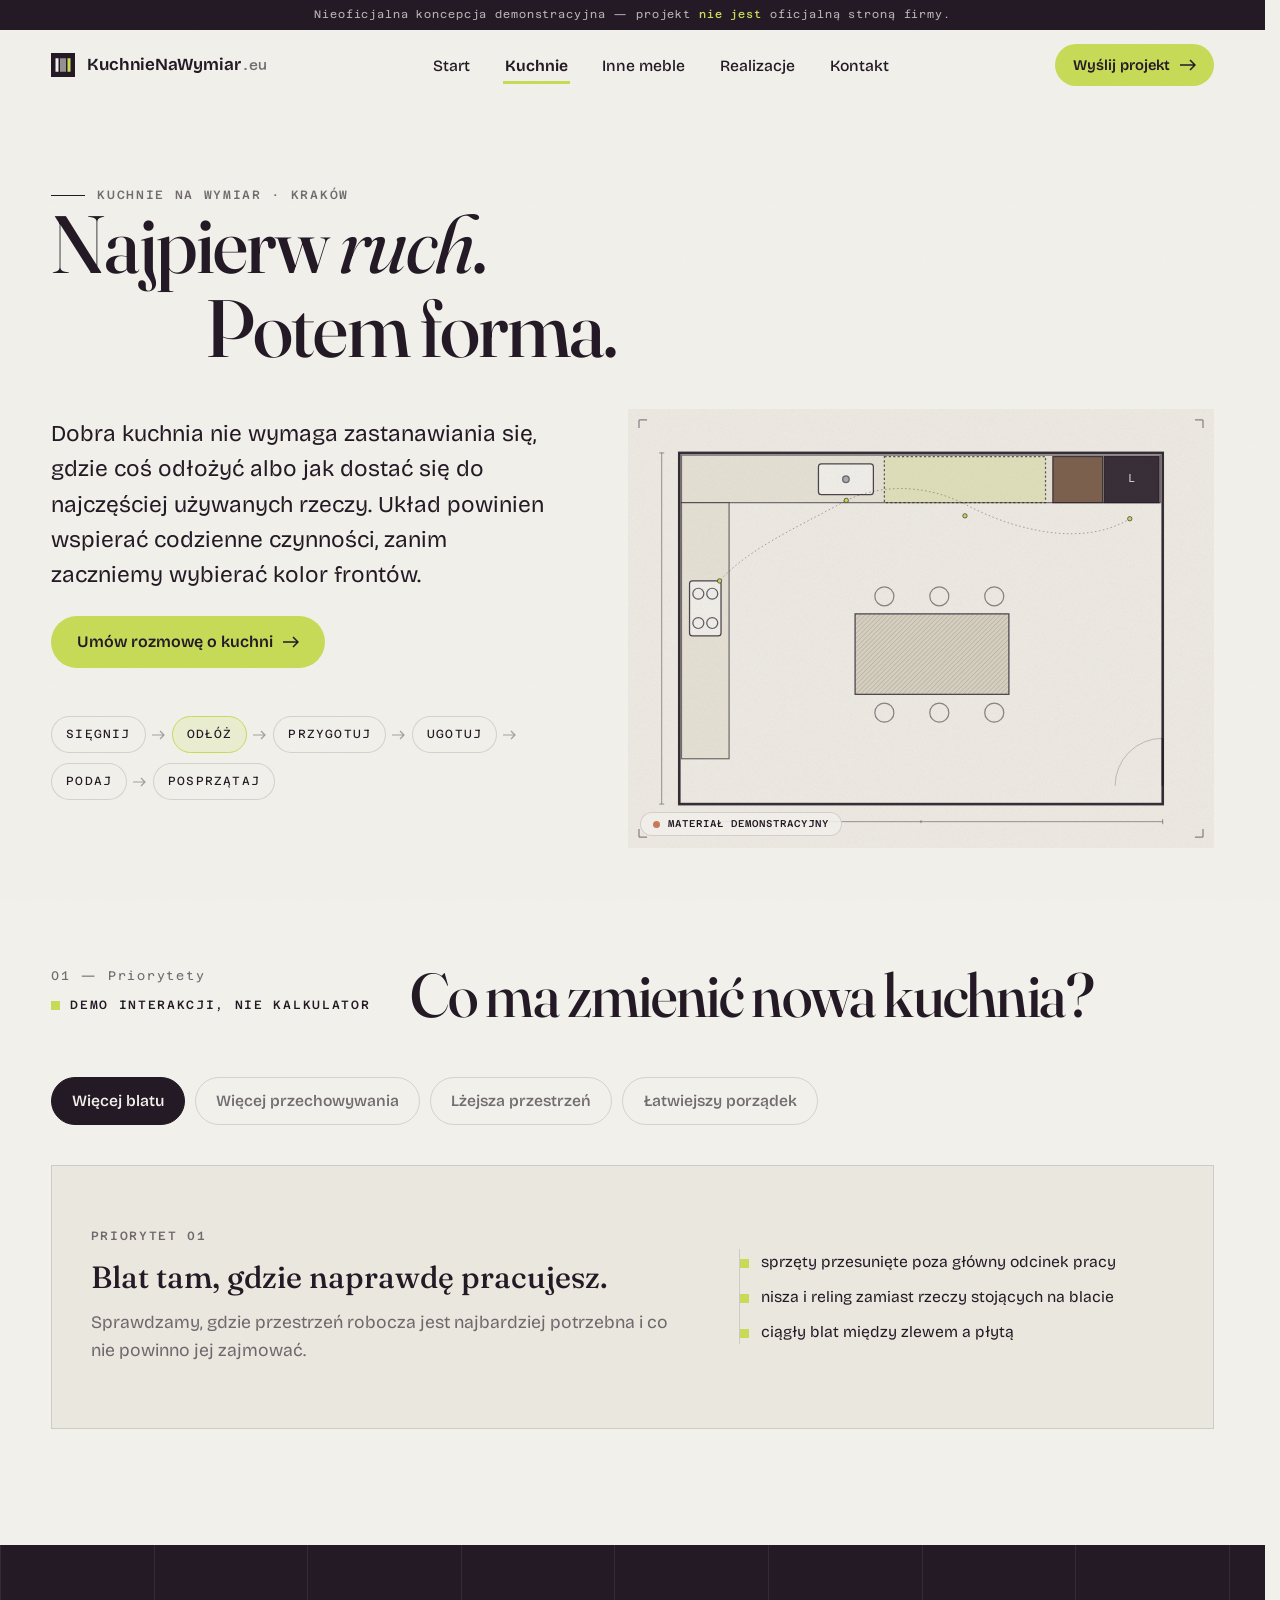
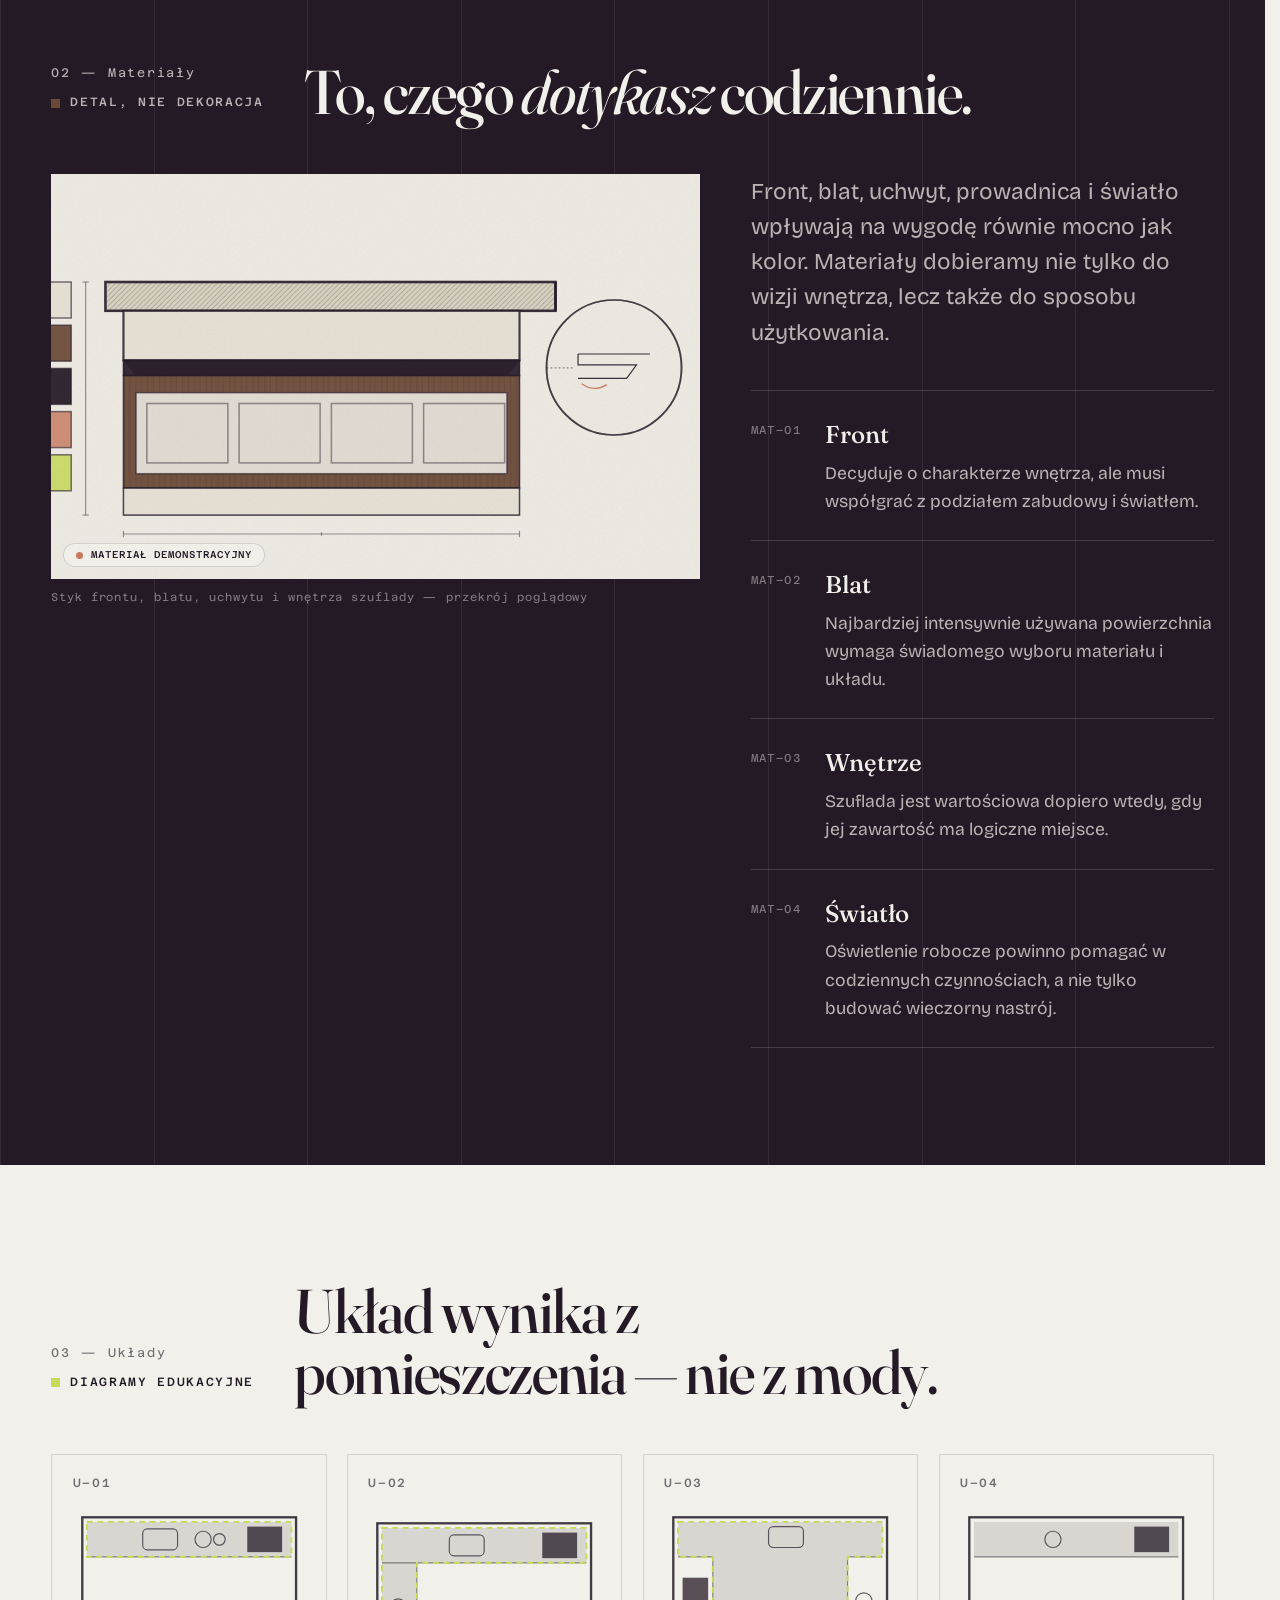
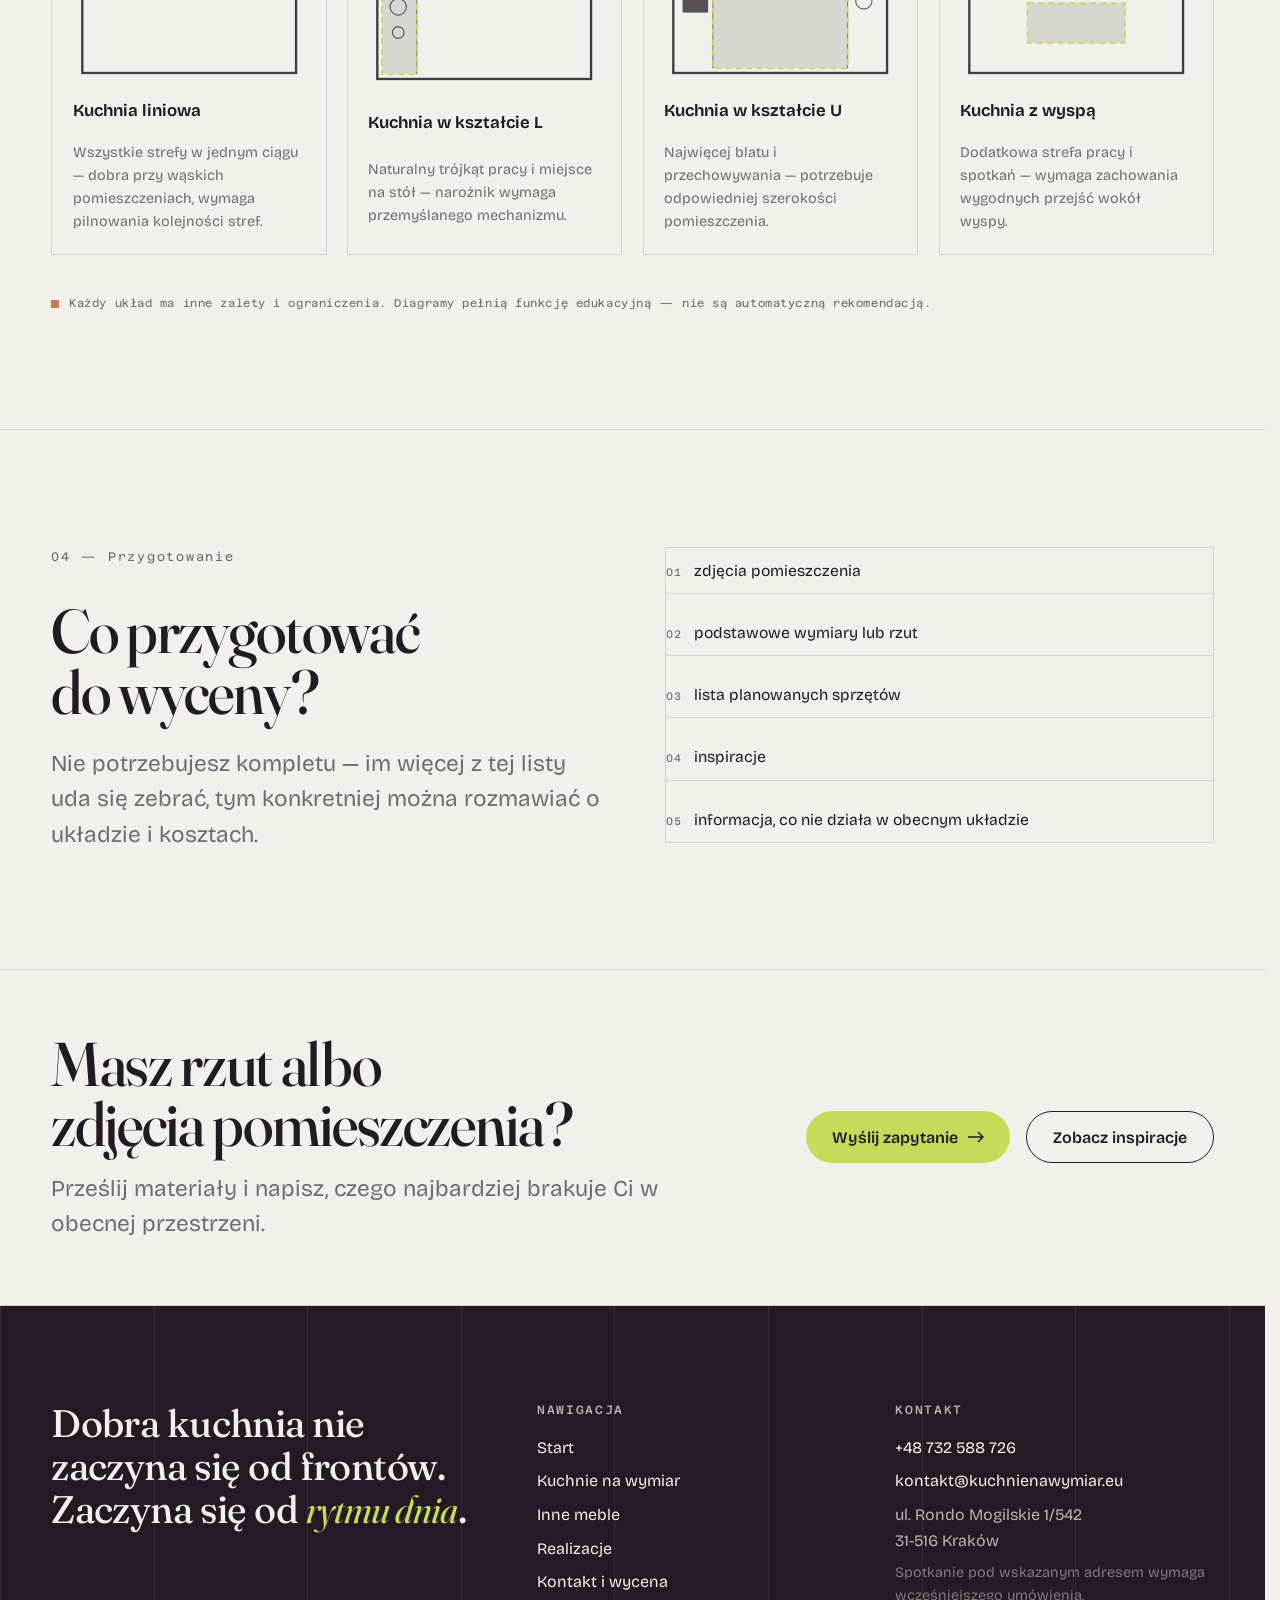
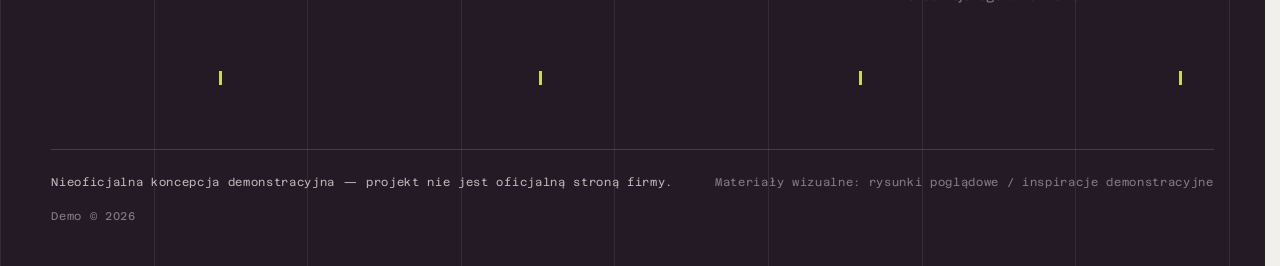
<file: kuchnie.html>
<!DOCTYPE html>
<html lang="pl" class="no-js">
<head>
  <meta charset="UTF-8">
  <meta name="viewport" content="width=device-width, initial-scale=1">
  <meta name="robots" content="noindex, nofollow, noarchive">
  <title>Kuchnie na wymiar Kraków — projekt i montaż | KuchnieNaWymiar.eu — demo</title>
  <meta name="description" content="Kuchnia na wymiar dopasowana do układu pomieszczenia i codziennych potrzeb. Poznaj sposób planowania stref, materiałów i zabudowy. Nieoficjalna koncepcja demonstracyjna.">
  <script>document.documentElement.classList.replace("no-js", "js");</script>
  <link rel="icon" type="image/svg+xml" href="assets/icons/favicon.svg">
  <link rel="preload" href="assets/fonts/fraunces-normal-latin.woff2" as="font" type="font/woff2" crossorigin>
  <link rel="preload" href="assets/fonts/fraunces-normal-latin-ext.woff2" as="font" type="font/woff2" crossorigin>
  <link rel="preload" href="assets/fonts/bricolage-grotesque-normal-latin.woff2" as="font" type="font/woff2" crossorigin>
  <link rel="preload" href="assets/fonts/bricolage-grotesque-normal-latin-ext.woff2" as="font" type="font/woff2" crossorigin>
  <link rel="stylesheet" href="assets/css/fonts.css">
  <link rel="stylesheet" href="assets/css/reset.css">
  <link rel="stylesheet" href="assets/css/tokens.css">
  <link rel="stylesheet" href="assets/css/components.css">
  <link rel="stylesheet" href="assets/css/pages.css">
  <link rel="stylesheet" href="assets/css/responsive.css">
</head>
<body>
  <a class="skip-link" href="#tresc">Przejdź do treści</a>

  <p class="demo-note">Nieoficjalna koncepcja demonstracyjna — projekt <strong>nie jest</strong> oficjalną stroną firmy.</p>

  <header class="site-header">
    <div class="site-header__inner">
      <a class="brand" href="index.html" aria-label="KuchnieNaWymiar.eu — strona główna (demo)">
        <svg class="brand__mark" width="24" height="24" viewBox="0 0 32 32" aria-hidden="true"><rect width="32" height="32" fill="#241A26"/><rect x="6" y="7" width="4" height="18" fill="#F2F0EA"/><rect x="12" y="7" width="8" height="18" fill="#F2F0EA" opacity=".55"/><rect x="22" y="7" width="4" height="18" fill="#C7DB58"/></svg>
        <span>KuchnieNaWymiar<span class="brand__tld">.eu</span></span>
      </a>

      <nav class="site-nav" aria-label="Nawigacja główna">
        <a class="site-nav__link" href="index.html">Start</a>
        <a class="site-nav__link" href="kuchnie.html" aria-current="page">Kuchnie</a>
        <a class="site-nav__link" href="inne-meble.html">Inne meble</a>
        <a class="site-nav__link" href="realizacje.html">Realizacje</a>
        <a class="site-nav__link" href="kontakt.html">Kontakt</a>
      </nav>

      <a class="btn btn--primary btn--small site-header__cta" href="kontakt.html#formularz">
        Wyślij projekt
        <svg class="btn__arrow" width="16" height="12" viewBox="0 0 16 12" fill="none" aria-hidden="true"><path d="M0 6h14M10 1l5 5-5 5" stroke="currentColor" stroke-width="1.5"/></svg>
      </a>

      <button class="nav-toggle" type="button" aria-expanded="false" aria-controls="mobile-menu" aria-label="Otwórz menu">
        <span class="nav-toggle__bars" aria-hidden="true"><span></span><span></span><span></span></span>
      </button>
    </div>
  </header>

  <div class="mobile-menu" id="mobile-menu" hidden>
    <nav aria-label="Menu">
      <ul class="mobile-menu__list">
        <li class="mobile-menu__item"><a class="mobile-menu__link" href="index.html">Start</a></li>
        <li class="mobile-menu__item"><a class="mobile-menu__link" href="kuchnie.html" aria-current="page">Kuchnie</a></li>
        <li class="mobile-menu__item"><a class="mobile-menu__link" href="inne-meble.html">Inne meble</a></li>
        <li class="mobile-menu__item"><a class="mobile-menu__link" href="realizacje.html">Realizacje</a></li>
        <li class="mobile-menu__item"><a class="mobile-menu__link" href="kontakt.html">Kontakt</a></li>
      </ul>
    </nav>
    <div class="mobile-menu__foot">
      <span class="t-label" style="color: var(--chalk-45)">Kraków · pomiar · projekt · montaż</span>
      <div class="mobile-menu__contact">
        <a class="btn btn--primary" href="tel:+48732588726">Zadzwoń: 732 588 726</a>
        <a class="btn btn--outline-light" href="mailto:kontakt@kuchnienawymiar.eu">Napisz e-mail</a>
      </div>
    </div>
  </div>

  <main id="tresc">

    <!-- HERO typograficzne -->
    <section class="section section--flush-bottom k-hero" aria-labelledby="k-hero-title">
      <div class="container">
        <p class="hero__kicker t-label">Kuchnie na wymiar · Kraków</p>
        <h1 class="t-h1 k-hero__title" id="k-hero-title">
          <span class="line-1">Najpierw <span class="t-accent">ruch</span>.</span>
          <span class="line-2">Potem forma.</span>
        </h1>

        <div class="k-hero__grid">
          <div class="k-hero__copy">
            <p class="t-lead reveal">
              Dobra kuchnia nie wymaga zastanawiania się, gdzie coś odłożyć albo
              jak dostać się do najczęściej używanych rzeczy. Układ powinien wspierać
              codzienne czynności, zanim zaczniemy wybierać kolor frontów.
            </p>
            <div class="reveal" data-delay="1">
              <a class="btn btn--primary" href="kontakt.html#formularz">
                Umów rozmowę o kuchni
                <svg class="btn__arrow" width="16" height="12" viewBox="0 0 16 12" fill="none" aria-hidden="true"><path d="M0 6h14M10 1l5 5-5 5" stroke="currentColor" stroke-width="1.5"/></svg>
              </a>
            </div>

            <div class="flow-chain" data-flow-chain aria-label="Sekwencja codziennych ruchów w kuchni">
              <span class="flow-chain__step flow-chain__step--hot">Sięgnij</span>
              <svg class="flow-chain__arrow" width="14" height="10" viewBox="0 0 14 10" fill="none" aria-hidden="true"><path d="M0 5h12M8 1l4 4-4 4" stroke="currentColor" stroke-width="1.2"/></svg>
              <span class="flow-chain__step">Odłóż</span>
              <svg class="flow-chain__arrow" width="14" height="10" viewBox="0 0 14 10" fill="none" aria-hidden="true"><path d="M0 5h12M8 1l4 4-4 4" stroke="currentColor" stroke-width="1.2"/></svg>
              <span class="flow-chain__step">Przygotuj</span>
              <svg class="flow-chain__arrow" width="14" height="10" viewBox="0 0 14 10" fill="none" aria-hidden="true"><path d="M0 5h12M8 1l4 4-4 4" stroke="currentColor" stroke-width="1.2"/></svg>
              <span class="flow-chain__step">Ugotuj</span>
              <svg class="flow-chain__arrow" width="14" height="10" viewBox="0 0 14 10" fill="none" aria-hidden="true"><path d="M0 5h12M8 1l4 4-4 4" stroke="currentColor" stroke-width="1.2"/></svg>
              <span class="flow-chain__step">Podaj</span>
              <svg class="flow-chain__arrow" width="14" height="10" viewBox="0 0 14 10" fill="none" aria-hidden="true"><path d="M0 5h12M8 1l4 4-4 4" stroke="currentColor" stroke-width="1.2"/></svg>
              <span class="flow-chain__step">Posprzątaj</span>
            </div>
          </div>

          <figure class="k-hero__media reveal-front reveal-front--chalk">
            <div class="media-frame">
              <img src="assets/images/kitchen-zones-top-view-4x3.svg"
                alt="Widok kuchni z góry pokazujący relacje między głównymi strefami pracy — rysunek poglądowy"
                width="1600" height="1200">
              <span class="demo-tag">Materiał demonstracyjny</span>
            </div>
          </figure>
        </div>
      </div>
    </section>

    <!-- PRIORYTETY -->
    <section class="section k-priorities" aria-labelledby="k-priorities-title">
      <div class="container">
        <div class="section-head">
          <div class="section-head__meta">
            <span class="section-head__index">01 — Priorytety</span>
            <span class="zone-chip">Demo interakcji, nie kalkulator</span>
          </div>
          <h2 class="t-h2 section-head__title reveal" id="k-priorities-title">Co ma zmienić nowa kuchnia?</h2>
        </div>

        <div data-tabs>
          <div class="k-priorities__tabs" role="tablist" aria-label="Priorytety nowej kuchni">
            <button class="k-priorities__tab" role="tab" id="ptab-blat" aria-controls="ppanel-blat" aria-selected="true">Więcej blatu</button>
            <button class="k-priorities__tab" role="tab" id="ptab-przech" aria-controls="ppanel-przech" aria-selected="false" tabindex="-1">Więcej przechowywania</button>
            <button class="k-priorities__tab" role="tab" id="ptab-lekko" aria-controls="ppanel-lekko" aria-selected="false" tabindex="-1">Lżejsza przestrzeń</button>
            <button class="k-priorities__tab" role="tab" id="ptab-porzadek" aria-controls="ppanel-porzadek" aria-selected="false" tabindex="-1">Łatwiejszy porządek</button>
          </div>

          <div class="k-priorities__panel" role="tabpanel" id="ppanel-blat" aria-labelledby="ptab-blat">
            <div class="k-priorities__answer">
              <span class="t-label" style="color: var(--ink-62)">Priorytet 01</span>
              <h3>Blat tam, gdzie naprawdę pracujesz.</h3>
              <p>Sprawdzamy, gdzie przestrzeń robocza jest najbardziej potrzebna i co nie powinno jej zajmować.</p>
            </div>
            <ul class="k-priorities__checks">
              <li>sprzęty przesunięte poza główny odcinek pracy</li>
              <li>nisza i reling zamiast rzeczy stojących na blacie</li>
              <li>ciągły blat między zlewem a płytą</li>
            </ul>
          </div>

          <div class="k-priorities__panel" role="tabpanel" id="ppanel-przech" aria-labelledby="ptab-przech" hidden>
            <div class="k-priorities__answer">
              <span class="t-label" style="color: var(--ink-62)">Priorytet 02</span>
              <h3>Przechowywanie planowane od środka.</h3>
              <p>Planujemy wnętrza szafek, szuflad i wysokiej zabudowy — nie tylko ich zewnętrzny podział.</p>
            </div>
            <ul class="k-priorities__checks">
              <li>lista tego, co naprawdę ma się zmieścić</li>
              <li>szuflady z pełnym wysuwem zamiast głębokich półek</li>
              <li>zabudowa do sufitu na rzeczy sezonowe</li>
            </ul>
          </div>

          <div class="k-priorities__panel" role="tabpanel" id="ppanel-lekko" aria-labelledby="ptab-lekko" hidden>
            <div class="k-priorities__answer">
              <span class="t-label" style="color: var(--ink-62)">Priorytet 03</span>
              <h3>Dużo miejsca, mało ciężaru.</h3>
              <p>Zabudowa może pomieścić dużo, a jednocześnie nie dominować całego wnętrza.</p>
            </div>
            <ul class="k-priorities__checks">
              <li>spokojne fronty i dyskretne uchwyty</li>
              <li>płytsze moduły tam, gdzie liczy się przejście</li>
              <li>otwarte nisze tylko tam, gdzie mają zadanie</li>
            </ul>
          </div>

          <div class="k-priorities__panel" role="tabpanel" id="ppanel-porzadek" aria-labelledby="ptab-porzadek" hidden>
            <div class="k-priorities__answer">
              <span class="t-label" style="color: var(--ink-62)">Priorytet 04</span>
              <h3>Porządek wynika z układu.</h3>
              <p>Miejsce na odpady, detergenty, drobne sprzęty i rzeczy używane codziennie powinno wynikać z naturalnej kolejności czynności.</p>
            </div>
            <ul class="k-priorities__checks">
              <li>segregacja odpadów przy zlewie</li>
              <li>strefa detergentów w jednym miejscu</li>
              <li>drobny sprzęt w zasięgu blatu, nie na blacie</li>
            </ul>
          </div>
        </div>
      </div>
    </section>

    <!-- MATERIAŁY -->
    <section class="section k-materials surface-dark plan-lines" aria-labelledby="k-materials-title">
      <div class="container">
        <div class="section-head">
          <div class="section-head__meta">
            <span class="section-head__index" style="color: var(--chalk-72)">02 — Materiały</span>
            <span class="zone-chip zone-chip--walnut" style="color: var(--chalk-72)">Detal, nie dekoracja</span>
          </div>
          <h2 class="t-h2 section-head__title reveal" id="k-materials-title">
            To, czego <span class="t-accent">dotykasz</span> codziennie.
          </h2>
        </div>

        <div class="k-materials__grid">
          <figure class="k-materials__media reveal-front">
            <div class="media-frame">
              <img src="assets/images/materials-touch-detail-16x9.svg"
                alt="Detal połączenia frontu, blatu, uchwytu frezowanego i wnętrza szuflady — rysunek poglądowy"
                loading="lazy" width="1600" height="900">
              <span class="demo-tag">Materiał demonstracyjny</span>
            </div>
            <figcaption style="color: var(--chalk-45)">Styk frontu, blatu, uchwytu i wnętrza szuflady — przekrój poglądowy</figcaption>
          </figure>

          <div>
            <p class="t-lead reveal" style="color: var(--chalk-72); margin-bottom: var(--space-4)">
              Front, blat, uchwyt, prowadnica i światło wpływają na wygodę równie mocno
              jak kolor. Materiały dobieramy nie tylko do wizji wnętrza, lecz także
              do sposobu użytkowania.
            </p>

            <div class="k-materials__list">
              <article class="k-material reveal">
                <span class="k-material__no">MAT–01</span>
                <div>
                  <h3>Front</h3>
                  <p style="color: var(--chalk-72)">Decyduje o charakterze wnętrza, ale musi współgrać z podziałem zabudowy i światłem.</p>
                </div>
              </article>
              <article class="k-material reveal" data-delay="1">
                <span class="k-material__no">MAT–02</span>
                <div>
                  <h3>Blat</h3>
                  <p style="color: var(--chalk-72)">Najbardziej intensywnie używana powierzchnia wymaga świadomego wyboru materiału i układu.</p>
                </div>
              </article>
              <article class="k-material reveal" data-delay="2">
                <span class="k-material__no">MAT–03</span>
                <div>
                  <h3>Wnętrze</h3>
                  <p style="color: var(--chalk-72)">Szuflada jest wartościowa dopiero wtedy, gdy jej zawartość ma logiczne miejsce.</p>
                </div>
              </article>
              <article class="k-material reveal" data-delay="3">
                <span class="k-material__no">MAT–04</span>
                <div>
                  <h3>Światło</h3>
                  <p style="color: var(--chalk-72)">Oświetlenie robocze powinno pomagać w codziennych czynnościach, a nie tylko budować wieczorny nastrój.</p>
                </div>
              </article>
            </div>
          </div>
        </div>
      </div>
    </section>

    <!-- UKŁADY -->
    <section class="section k-layouts" aria-labelledby="k-layouts-title">
      <div class="container">
        <div class="section-head">
          <div class="section-head__meta">
            <span class="section-head__index">03 — Układy</span>
            <span class="zone-chip">Diagramy edukacyjne</span>
          </div>
          <h2 class="t-h2 section-head__title reveal" id="k-layouts-title">Układ wynika z pomieszczenia — nie z mody.</h2>
        </div>

        <div class="k-layouts__grid">
          <article class="layout-card reveal">
            <span class="t-label">U–01</span>
            <svg viewBox="0 0 200 150" aria-hidden="true">
              <rect x="8" y="8" width="184" height="134" fill="none" stroke="#241A26" stroke-width="2" opacity="0.85"/>
              <rect x="12" y="12" width="176" height="30" fill="#241A26" opacity="0.12"/>
              <line x1="12" y1="42" x2="188" y2="42" stroke="#241A26" opacity="0.5"/>
              <rect x="150" y="16" width="30" height="22" fill="#241A26" opacity="0.75"/>
              <rect x="60" y="18" width="30" height="18" rx="4" fill="none" stroke="#241A26" opacity="0.7"/>
              <circle cx="112" cy="27" r="7" fill="none" stroke="#241A26" opacity="0.7"/>
              <circle cx="126" cy="27" r="5" fill="none" stroke="#241A26" opacity="0.7"/>
              <rect x="12" y="12" width="176" height="30" fill="none" stroke="#C7DB58" stroke-width="1.6" stroke-dasharray="5 4"/>
            </svg>
            <h3>Kuchnia liniowa</h3>
            <p>Wszystkie strefy w jednym ciągu — dobra przy wąskich pomieszczeniach, wymaga pilnowania kolejności stref.</p>
          </article>

          <article class="layout-card reveal" data-delay="1">
            <span class="t-label">U–02</span>
            <svg viewBox="0 0 200 150" aria-hidden="true">
              <rect x="8" y="8" width="184" height="134" fill="none" stroke="#241A26" stroke-width="2" opacity="0.85"/>
              <path d="M12 12h176v30H42v96H12z" fill="#241A26" opacity="0.12"/>
              <path d="M12 42h30v96M42 42h146" fill="none" stroke="#241A26" opacity="0.5"/>
              <rect x="150" y="16" width="30" height="22" fill="#241A26" opacity="0.75"/>
              <rect x="70" y="18" width="30" height="18" rx="4" fill="none" stroke="#241A26" opacity="0.7"/>
              <circle cx="26" cy="80" r="7" fill="none" stroke="#241A26" opacity="0.7"/>
              <circle cx="26" cy="102" r="5" fill="none" stroke="#241A26" opacity="0.7"/>
              <path d="M12 12h176v30H42v96H12z" fill="none" stroke="#C7DB58" stroke-width="1.6" stroke-dasharray="5 4"/>
            </svg>
            <h3>Kuchnia w kształcie L</h3>
            <p>Naturalny trójkąt pracy i miejsce na stół — narożnik wymaga przemyślanego mechanizmu.</p>
          </article>

          <article class="layout-card reveal" data-delay="2">
            <span class="t-label">U–03</span>
            <svg viewBox="0 0 200 150" aria-hidden="true">
              <rect x="8" y="8" width="184" height="134" fill="none" stroke="#241A26" stroke-width="2" opacity="0.85"/>
              <path d="M12 12h176v30h-30v96h-116V42H12z" fill="#241A26" opacity="0.12"/>
              <path d="M12 42h30M42 42v96M158 42v96M158 42h30" fill="none" stroke="#241A26" opacity="0.5"/>
              <rect x="90" y="16" width="30" height="18" rx="4" fill="none" stroke="#241A26" opacity="0.7"/>
              <circle cx="172" cy="80" r="7" fill="none" stroke="#241A26" opacity="0.7"/>
              <rect x="16" y="60" width="22" height="30" fill="#241A26" opacity="0.75"/>
              <path d="M12 12h176v30h-30v96h-116V42H12z" fill="none" stroke="#C7DB58" stroke-width="1.6" stroke-dasharray="5 4"/>
            </svg>
            <h3>Kuchnia w kształcie U</h3>
            <p>Najwięcej blatu i przechowywania — potrzebuje odpowiedniej szerokości pomieszczenia.</p>
          </article>

          <article class="layout-card reveal" data-delay="3">
            <span class="t-label">U–04</span>
            <svg viewBox="0 0 200 150" aria-hidden="true">
              <rect x="8" y="8" width="184" height="134" fill="none" stroke="#241A26" stroke-width="2" opacity="0.85"/>
              <rect x="12" y="12" width="176" height="30" fill="#241A26" opacity="0.12"/>
              <line x1="12" y1="42" x2="188" y2="42" stroke="#241A26" opacity="0.5"/>
              <rect x="58" y="82" width="84" height="34" fill="#241A26" opacity="0.12" stroke="#241A26" stroke-opacity="0.6"/>
              <rect x="150" y="16" width="30" height="22" fill="#241A26" opacity="0.75"/>
              <circle cx="80" cy="27" r="7" fill="none" stroke="#241A26" opacity="0.7"/>
              <rect x="58" y="82" width="84" height="34" fill="none" stroke="#C7DB58" stroke-width="1.6" stroke-dasharray="5 4"/>
            </svg>
            <h3>Kuchnia z wyspą</h3>
            <p>Dodatkowa strefa pracy i spotkań — wymaga zachowania wygodnych przejść wokół wyspy.</p>
          </article>
        </div>

        <p class="process__footnote" style="margin-top: var(--space-4)">
          Każdy układ ma inne zalety i ograniczenia. Diagramy pełnią funkcję edukacyjną — nie są automatyczną rekomendacją.
        </p>
      </div>
    </section>

    <!-- CO PRZYGOTOWAĆ -->
    <section class="section k-prepare" aria-labelledby="k-prepare-title">
      <div class="container">
        <div class="k-prepare__grid">
          <div>
            <div class="section-head__meta" style="margin-bottom: var(--space-3)">
              <span class="section-head__index">04 — Przygotowanie</span>
            </div>
            <h2 class="t-h2 reveal" id="k-prepare-title">Co przygotować do wyceny?</h2>
            <p class="t-lead reveal" data-delay="1" style="color: var(--ink-62); margin-top: var(--space-3)">
              Nie potrzebujesz kompletu — im więcej z tej listy uda się zebrać,
              tym konkretniej można rozmawiać o układzie i kosztach.
            </p>
          </div>

          <ol class="c-prepare" style="border: 1px solid var(--ink-14)">
            <li>zdjęcia pomieszczenia</li>
            <li>podstawowe wymiary lub rzut</li>
            <li>lista planowanych sprzętów</li>
            <li>inspiracje</li>
            <li>informacja, co nie działa w obecnym układzie</li>
          </ol>
        </div>
      </div>
    </section>

    <!-- CTA -->
    <section class="band-cta" aria-labelledby="k-cta-title">
      <div class="container band-cta__inner">
        <div>
          <h2 class="t-h2 band-cta__title" id="k-cta-title">Masz rzut albo zdjęcia pomieszczenia?</h2>
          <p class="t-lead" style="color: var(--ink-62); margin-top: var(--space-2)">
            Prześlij materiały i napisz, czego najbardziej brakuje Ci w obecnej przestrzeni.
          </p>
        </div>
        <div class="band-cta__actions">
          <a class="btn btn--primary" href="kontakt.html#formularz">
            Wyślij zapytanie
            <svg class="btn__arrow" width="16" height="12" viewBox="0 0 16 12" fill="none" aria-hidden="true"><path d="M0 6h14M10 1l5 5-5 5" stroke="currentColor" stroke-width="1.5"/></svg>
          </a>
          <a class="btn btn--outline" href="realizacje.html">Zobacz inspiracje</a>
        </div>
      </div>
    </section>
  </main>

  <footer class="site-footer">
    <div class="site-footer__inner">
      <div class="site-footer__top">
        <p class="site-footer__claim">
          Dobra kuchnia nie zaczyna się od frontów. Zaczyna się od <span class="t-accent">rytmu dnia</span>.
        </p>
        <nav aria-label="Stopka">
          <h2 class="t-label">Nawigacja</h2>
          <div class="site-footer__links">
            <a href="index.html">Start</a>
            <a href="kuchnie.html">Kuchnie na wymiar</a>
            <a href="inne-meble.html">Inne meble</a>
            <a href="realizacje.html">Realizacje</a>
            <a href="kontakt.html">Kontakt i wycena</a>
          </div>
        </nav>
        <div>
          <h2 class="t-label">Kontakt</h2>
          <address>
            <a href="tel:+48732588726">+48 732 588 726</a>
            <a href="mailto:kontakt@kuchnienawymiar.eu">kontakt@kuchnienawymiar.eu</a>
            <p>ul. Rondo Mogilskie 1/542<br>31-516 Kraków</p>
            <p class="site-footer__note">Spotkanie pod wskazanym adresem wymaga wcześniejszego umówienia.</p>
          </address>
        </div>
      </div>

      <div class="rhythm-strip" aria-hidden="true"></div>

      <div class="site-footer__bottom">
        <p class="disclaimer">Nieoficjalna koncepcja demonstracyjna — projekt nie jest oficjalną stroną firmy.</p>
        <p>Materiały wizualne: rysunki poglądowe / inspiracje demonstracyjne</p>
        <p>Demo © <span data-year>2026</span></p>
      </div>
    </div>
  </footer>

  <div class="floating-cta" aria-label="Szybki kontakt">
    <a class="btn btn--primary" href="tel:+48732588726">Zadzwoń</a>
    <a class="btn btn--ghost" href="kontakt.html#formularz">Napisz</a>
  </div>

  <script src="assets/js/main.js" defer></script>
  <script src="assets/js/navigation.js" defer></script>
  <script src="assets/js/motion.js" defer></script>
  <script src="assets/js/zones.js" defer></script>
  <script src="assets/js/gallery.js" defer></script>
  <script src="assets/js/form-demo.js" defer></script>
</body>
</html>
</file>
<file: assets/css/fonts.css>
/* Azeret Mono — normal — latin-ext */
@font-face {
  font-family: 'Azeret Mono';
  font-style: normal;
  font-weight: 400 600;
  font-display: swap;
  src: url(../fonts/azeret-mono-normal-latin-ext.woff2) format('woff2');
  unicode-range: U+0100-02BA, U+02BD-02C5, U+02C7-02CC, U+02CE-02D7, U+02DD-02FF, U+0304, U+0308, U+0329, U+1D00-1DBF, U+1E00-1E9F, U+1EF2-1EFF, U+2020, U+20A0-20AB, U+20AD-20C0, U+2113, U+2C60-2C7F, U+A720-A7FF;
}
/* Azeret Mono — normal — latin */
@font-face {
  font-family: 'Azeret Mono';
  font-style: normal;
  font-weight: 400 600;
  font-display: swap;
  src: url(../fonts/azeret-mono-normal-latin.woff2) format('woff2');
  unicode-range: U+0000-00FF, U+0131, U+0152-0153, U+02BB-02BC, U+02C6, U+02DA, U+02DC, U+0304, U+0308, U+0329, U+2000-206F, U+20AC, U+2122, U+2191, U+2193, U+2212, U+2215, U+FEFF, U+FFFD;
}
/* Bricolage Grotesque — normal — latin-ext */
@font-face {
  font-family: 'Bricolage Grotesque';
  font-style: normal;
  font-weight: 400 700;
  font-stretch: 100%;
  font-display: swap;
  src: url(../fonts/bricolage-grotesque-normal-latin-ext.woff2) format('woff2');
  unicode-range: U+0100-02BA, U+02BD-02C5, U+02C7-02CC, U+02CE-02D7, U+02DD-02FF, U+0304, U+0308, U+0329, U+1D00-1DBF, U+1E00-1E9F, U+1EF2-1EFF, U+2020, U+20A0-20AB, U+20AD-20C0, U+2113, U+2C60-2C7F, U+A720-A7FF;
}
/* Bricolage Grotesque — normal — latin */
@font-face {
  font-family: 'Bricolage Grotesque';
  font-style: normal;
  font-weight: 400 700;
  font-stretch: 100%;
  font-display: swap;
  src: url(../fonts/bricolage-grotesque-normal-latin.woff2) format('woff2');
  unicode-range: U+0000-00FF, U+0131, U+0152-0153, U+02BB-02BC, U+02C6, U+02DA, U+02DC, U+0304, U+0308, U+0329, U+2000-206F, U+20AC, U+2122, U+2191, U+2193, U+2212, U+2215, U+FEFF, U+FFFD;
}
/* Fraunces — italic — latin-ext */
@font-face {
  font-family: 'Fraunces';
  font-style: italic;
  font-weight: 400 700;
  font-display: swap;
  src: url(../fonts/fraunces-italic-latin-ext.woff2) format('woff2');
  unicode-range: U+0100-02BA, U+02BD-02C5, U+02C7-02CC, U+02CE-02D7, U+02DD-02FF, U+0304, U+0308, U+0329, U+1D00-1DBF, U+1E00-1E9F, U+1EF2-1EFF, U+2020, U+20A0-20AB, U+20AD-20C0, U+2113, U+2C60-2C7F, U+A720-A7FF;
}
/* Fraunces — italic — latin */
@font-face {
  font-family: 'Fraunces';
  font-style: italic;
  font-weight: 400 700;
  font-display: swap;
  src: url(../fonts/fraunces-italic-latin.woff2) format('woff2');
  unicode-range: U+0000-00FF, U+0131, U+0152-0153, U+02BB-02BC, U+02C6, U+02DA, U+02DC, U+0304, U+0308, U+0329, U+2000-206F, U+20AC, U+2122, U+2191, U+2193, U+2212, U+2215, U+FEFF, U+FFFD;
}
/* Fraunces — normal — latin-ext */
@font-face {
  font-family: 'Fraunces';
  font-style: normal;
  font-weight: 400 700;
  font-display: swap;
  src: url(../fonts/fraunces-normal-latin-ext.woff2) format('woff2');
  unicode-range: U+0100-02BA, U+02BD-02C5, U+02C7-02CC, U+02CE-02D7, U+02DD-02FF, U+0304, U+0308, U+0329, U+1D00-1DBF, U+1E00-1E9F, U+1EF2-1EFF, U+2020, U+20A0-20AB, U+20AD-20C0, U+2113, U+2C60-2C7F, U+A720-A7FF;
}
/* Fraunces — normal — latin */
@font-face {
  font-family: 'Fraunces';
  font-style: normal;
  font-weight: 400 700;
  font-display: swap;
  src: url(../fonts/fraunces-normal-latin.woff2) format('woff2');
  unicode-range: U+0000-00FF, U+0131, U+0152-0153, U+02BB-02BC, U+02C6, U+02DA, U+02DC, U+0304, U+0308, U+0329, U+2000-206F, U+20AC, U+2122, U+2191, U+2193, U+2212, U+2215, U+FEFF, U+FFFD;
}
</file>
<file: assets/css/tokens.css>
/* ============================================================
   tokens.css — KuchnieNaWymiar.eu (demo)
   Zmienne projektu: kolor, typografia, rytm, ruch.
   Koncepcja: „Kuchnia ma swój rytm”.
   ============================================================ */

:root {
  /* --- Paleta ------------------------------------------------ */
  --color-bg: #f2f0ea;            /* Warm Chalk */
  --color-bg-deep: #eae7df;       /* Warm Chalk, cień modułu */
  --color-ink: #241a26;           /* Night Aubergine */
  --color-ink-soft: #43333f;      /* Aubergine rozjaśniony do długiego tekstu */
  --color-steel: #a9adb0;         /* Soft Steel — linie techniczne */
  --color-walnut: #6a4936;        /* Walnut Brown */
  --color-active: #c7db58;        /* Fresh Celery — CTA, wskaźniki */
  --color-clay: #c9795d;          /* Soft Clay — strefa gotowania */
  --color-white: #ffffff;

  /* Pochodne — wyłącznie z palety */
  --ink-08: rgba(36, 26, 38, 0.08);
  --ink-14: rgba(36, 26, 38, 0.14);
  --ink-38: rgba(36, 26, 38, 0.38);
  --ink-62: rgba(36, 26, 38, 0.62);
  --chalk-08: rgba(242, 240, 234, 0.08);
  --chalk-16: rgba(242, 240, 234, 0.16);
  --chalk-45: rgba(242, 240, 234, 0.45);
  --chalk-72: rgba(242, 240, 234, 0.72);
  --celery-18: rgba(199, 219, 88, 0.18);

  /* --- Typografia -------------------------------------------- */
  --font-display: "Fraunces", Georgia, "Times New Roman", serif;
  --font-body: "Bricolage Grotesque", "Segoe UI", Tahoma, sans-serif;
  --font-mono: "Azeret Mono", "Courier New", monospace;

  /* Skala */
  --text-hero: clamp(2.85rem, 1.1rem + 7.4vw, 7.2rem);
  --text-h1: clamp(2.6rem, 1.4rem + 4.6vw, 5.8rem);
  --text-h2: clamp(2.1rem, 1.3rem + 3.2vw, 4.4rem);
  --text-h3: clamp(1.35rem, 1.1rem + 1.1vw, 2rem);
  --text-lead: clamp(1.12rem, 1rem + 0.55vw, 1.42rem);
  --text-body: clamp(1rem, 0.96rem + 0.18vw, 1.1rem);
  --text-small: 0.9rem;
  --text-label: 0.75rem;

  --leading-display: 0.98;
  --tracking-display: -0.022em;
  --tracking-label: 0.14em;

  /* --- Siatka i rytm ------------------------------------------ */
  --container: 1280px;
  --wide: 1440px;
  --gutter: clamp(16px, 2vw, 32px);
  --edge: clamp(20px, 4vw, 72px);

  --space-1: 8px;
  --space-2: 16px;
  --space-3: 24px;
  --space-4: 40px;
  --space-5: 64px;
  --space-6: 96px;
  --space-7: 144px;

  --section: clamp(72px, 6vw + 40px, 144px);

  /* --- Kształty ------------------------------------------------ */
  --radius-sm: 12px;
  --radius-lg: 24px;
  --radius-pill: 999px;

  /* --- Ruch ---------------------------------------------------- */
  --ease-main: cubic-bezier(0.22, 0.61, 0.36, 1);
  --ease-front: cubic-bezier(0.65, 0.05, 0.18, 1); /* otwieranie frontu */
  --dur-fast: 0.35s;
  --dur-mid: 0.55s;
  --dur-slow: 0.7s;

  /* --- Warstwy ------------------------------------------------- */
  --z-header: 60;
  --z-menu: 70;
  --z-lightbox: 80;
  --z-grain: 90;

  /* --- Atmosfera ----------------------------------------------- */
  /* Ziarno papieru: szum fraktalny SVG, nakładany bardzo delikatnie */
  --grain-img: url("data:image/svg+xml,%3Csvg xmlns='http://www.w3.org/2000/svg' width='240' height='240'%3E%3Cfilter id='g'%3E%3CfeTurbulence type='fractalNoise' baseFrequency='0.82' numOctaves='2' stitchTiles='stitch'/%3E%3CfeColorMatrix type='saturate' values='0'/%3E%3C/filter%3E%3Crect width='240' height='240' filter='url(%23g)' opacity='0.55'/%3E%3C/svg%3E");

  --hairline: 1px solid var(--ink-14);
  --hairline-dark: 1px solid var(--chalk-16);
}

/* ============================================================
   Baza dokumentu
   ============================================================ */

html {
  scrollbar-gutter: stable;
}

body {
  background-color: var(--color-bg);
  color: var(--color-ink);
  font-family: var(--font-body);
  font-size: var(--text-body);
  font-weight: 400;
  line-height: 1.6;
}

/* Ziarno papieru nad całością — nie przechwytuje zdarzeń */
body::after {
  content: "";
  position: fixed;
  inset: 0;
  background-image: var(--grain-img);
  background-size: 240px 240px;
  opacity: 0.05;
  mix-blend-mode: multiply;
  pointer-events: none;
  z-index: var(--z-grain);
}

::selection {
  background: var(--color-active);
  color: var(--color-ink);
}

/* --- Nagłówki ------------------------------------------------ */

.t-display,
.t-h1,
.t-h2 {
  font-family: var(--font-display);
  font-weight: 480;
  line-height: var(--leading-display);
  letter-spacing: var(--tracking-display);
  font-variation-settings: "opsz" 108;
  text-wrap: balance;
}

.t-display { font-size: var(--text-hero); }
.t-h1 { font-size: var(--text-h1); }
.t-h2 { font-size: var(--text-h2); }

.t-h3 {
  font-family: var(--font-body);
  font-size: var(--text-h3);
  font-weight: 600;
  line-height: 1.2;
  letter-spacing: -0.01em;
}

.t-lead {
  font-size: var(--text-lead);
  line-height: 1.55;
  font-weight: 400;
  max-width: 34em;
}

.t-accent {
  font-style: italic;
  font-weight: 430;
  font-variation-settings: "opsz" 120;
}

/* Etykieta techniczna (Azeret Mono) */
.t-label {
  font-family: var(--font-mono);
  font-size: var(--text-label);
  font-weight: 500;
  letter-spacing: var(--tracking-label);
  text-transform: uppercase;
  line-height: 1.4;
}

.t-mono {
  font-family: var(--font-mono);
  font-weight: 400;
}

/* --- Fokus ---------------------------------------------------- */

:focus-visible {
  outline: 2px solid var(--color-ink);
  outline-offset: 3px;
  border-radius: 2px;
}

.surface-dark :focus-visible,
.site-footer :focus-visible,
.mobile-menu :focus-visible,
.lightbox :focus-visible,
.c-card :focus-visible {
  outline-color: var(--color-active);
}

/* --- Kontenery ------------------------------------------------ */

.container {
  width: min(var(--container), 100% - 2 * var(--edge));
  margin-inline: auto;
}

.container-wide {
  width: min(var(--wide), 100% - 2 * var(--gutter));
  margin-inline: auto;
}

/* --- Tła sekcji ----------------------------------------------- */

.surface-dark {
  background-color: var(--color-ink);
  color: var(--color-bg);
}

.surface-dark ::selection {
  background: var(--color-active);
  color: var(--color-ink);
}

/* Linie planu — pionowe podziały jak moduły zabudowy */
.plan-lines {
  background-image:
    repeating-linear-gradient(
      90deg,
      var(--ink-08) 0,
      var(--ink-08) 1px,
      transparent 1px,
      transparent clamp(96px, 12vw, 176px)
    );
}

.surface-dark.plan-lines {
  background-image:
    repeating-linear-gradient(
      90deg,
      var(--chalk-08) 0,
      var(--chalk-08) 1px,
      transparent 1px,
      transparent clamp(96px, 12vw, 176px)
    );
}

/* --- Drobiazgi ------------------------------------------------ */

hr.rule {
  border: 0;
  border-top: var(--hairline);
}

.visually-hidden {
  position: absolute !important;
  width: 1px;
  height: 1px;
  padding: 0;
  margin: -1px;
  overflow: hidden;
  clip-path: inset(50%);
  white-space: nowrap;
  border: 0;
}

.no-js-note {
  padding: var(--space-2) var(--edge);
  background: var(--color-ink);
  color: var(--color-bg);
  font-family: var(--font-mono);
  font-size: var(--text-small);
}
</file>
<file: assets/css/components.css>
/* ============================================================
   components.css — KuchnieNaWymiar.eu (demo)
   Komponenty wspólne: pasek demo, header, menu, przyciski,
   etykiety, reveal „frontu”, formularz, lightbox, stopka.
   ============================================================ */

/* ------------------------------------------------------------
   Skip link
   ------------------------------------------------------------ */

.skip-link {
  position: absolute;
  top: 0;
  left: 0;
  z-index: 200;
  padding: 14px 22px;
  background: var(--color-ink);
  color: var(--color-bg);
  font-family: var(--font-mono);
  font-size: var(--text-small);
  text-decoration: none;
  transform: translateY(-120%);
  transition: transform var(--dur-fast) var(--ease-main);
}

.skip-link:focus-visible {
  transform: translateY(0);
}

/* ------------------------------------------------------------
   Dyskretny pasek demonstracyjny
   ------------------------------------------------------------ */

.demo-note {
  background: var(--color-ink);
  color: var(--chalk-72);
  font-family: var(--font-mono);
  font-size: 0.68rem;
  letter-spacing: 0.08em;
  text-align: center;
  padding: 7px var(--edge);
  line-height: 1.5;
}

.demo-note strong {
  color: var(--color-active);
  font-weight: 500;
}

/* ------------------------------------------------------------
   Header
   ------------------------------------------------------------ */

.site-header {
  position: sticky;
  top: 0;
  z-index: var(--z-header);
  background: transparent;
  transition: background-color var(--dur-fast) var(--ease-main),
    box-shadow var(--dur-fast) var(--ease-main);
}

.site-header.is-scrolled {
  background: rgba(242, 240, 234, 0.92);
  backdrop-filter: blur(6px);
  box-shadow: 0 1px 0 var(--ink-14);
}

.site-header__inner {
  display: flex;
  align-items: center;
  justify-content: space-between;
  gap: var(--space-3);
  padding: 14px var(--edge);
}

.brand {
  display: inline-flex;
  align-items: center;
  gap: 12px;
  text-decoration: none;
  font-family: var(--font-body);
  font-weight: 650;
  font-size: 1.06rem;
  letter-spacing: -0.01em;
  line-height: 1;
}

.brand__mark {
  flex: 0 0 auto;
  display: block;
}

.brand__tld {
  font-family: var(--font-mono);
  font-weight: 500;
  font-size: 0.82em;
  color: var(--ink-62);
}

.site-nav {
  display: flex;
  align-items: center;
  gap: clamp(18px, 2.4vw, 36px);
}

.site-nav__link {
  position: relative;
  text-decoration: none;
  font-weight: 500;
  font-size: 0.98rem;
  padding: 6px 2px;
  color: var(--color-ink);
}

/* podkreślenie jak listwa wyrównująca się do frontu */
.site-nav__link::after {
  content: "";
  position: absolute;
  left: 0;
  bottom: 0;
  width: 100%;
  height: 2px;
  background: var(--color-ink);
  transform: scaleX(0);
  transform-origin: left center;
  transition: transform var(--dur-fast) var(--ease-front);
}

.site-nav__link:hover::after,
.site-nav__link:focus-visible::after {
  transform: scaleX(1);
}

.site-nav__link[aria-current="page"] {
  font-weight: 650;
}

.site-nav__link[aria-current="page"]::after {
  transform: scaleX(1);
  background: var(--color-active);
  height: 3px;
}

.site-header__cta {
  display: inline-flex;
}

/* Hamburger */

.nav-toggle {
  display: none;
  position: relative;
  z-index: calc(var(--z-menu) + 1);
  width: 48px;
  height: 48px;
  border-radius: var(--radius-pill);
  border: 1px solid var(--ink-14);
  background: var(--color-bg);
  align-items: center;
  justify-content: center;
}

.nav-toggle__bars {
  position: relative;
  width: 20px;
  height: 12px;
}

.nav-toggle__bars span {
  position: absolute;
  left: 0;
  width: 100%;
  height: 2px;
  background: var(--color-ink);
  transition: transform var(--dur-fast) var(--ease-front),
    opacity var(--dur-fast) var(--ease-main),
    background-color var(--dur-fast) var(--ease-main);
}

.nav-toggle__bars span:nth-child(1) { top: 0; }
.nav-toggle__bars span:nth-child(2) { top: 5px; width: 70%; }
.nav-toggle__bars span:nth-child(3) { top: 10px; }

.nav-toggle[aria-expanded="true"] {
  background: transparent;
  border-color: var(--chalk-16);
}

.nav-toggle[aria-expanded="true"] .nav-toggle__bars span {
  background: var(--color-bg);
}

.nav-toggle[aria-expanded="true"] .nav-toggle__bars span:nth-child(1) {
  transform: translateY(5px) rotate(45deg);
}

.nav-toggle[aria-expanded="true"] .nav-toggle__bars span:nth-child(2) {
  opacity: 0;
  transform: translateX(-6px);
}

.nav-toggle[aria-expanded="true"] .nav-toggle__bars span:nth-child(3) {
  transform: translateY(-5px) rotate(-45deg);
}

/* Przy otwartym menu header zostaje nad nakładką,
   a marka przełącza się na jasny kolor */

html.menu-open .site-header {
  z-index: calc(var(--z-menu) + 1);
  background: transparent;
  backdrop-filter: none;
  box-shadow: none;
}

html.menu-open .brand {
  color: var(--color-bg);
}

html.menu-open .brand__tld {
  color: var(--chalk-72);
}

html.menu-open .site-header__cta {
  visibility: hidden;
}

/* ------------------------------------------------------------
   Menu mobilne — pełny ekran, Night Aubergine
   ------------------------------------------------------------ */

.mobile-menu {
  position: fixed;
  inset: 0;
  z-index: var(--z-menu);
  display: flex;
  flex-direction: column;
  justify-content: space-between;
  padding: calc(var(--space-6)) var(--edge) var(--space-4);
  background: var(--color-ink);
  color: var(--color-bg);
  visibility: hidden;
  opacity: 0;
  transition: opacity var(--dur-mid) var(--ease-main),
    visibility 0s linear var(--dur-mid);
}

.mobile-menu::before {
  content: "";
  position: absolute;
  inset: 0;
  background-image: repeating-linear-gradient(
    90deg,
    var(--chalk-08) 0,
    var(--chalk-08) 1px,
    transparent 1px,
    transparent 88px
  );
  pointer-events: none;
}

.mobile-menu.is-open {
  visibility: visible;
  opacity: 1;
  transition: opacity var(--dur-mid) var(--ease-main);
}

.mobile-menu__list {
  display: grid;
  gap: 6px;
  counter-reset: mnav;
}

.mobile-menu__link {
  counter-increment: mnav;
  display: flex;
  align-items: baseline;
  gap: 16px;
  padding: 12px 0;
  text-decoration: none;
  font-family: var(--font-display);
  font-size: clamp(1.9rem, 8vw, 2.9rem);
  font-weight: 470;
  letter-spacing: -0.02em;
  line-height: 1.05;
  border-bottom: 1px solid var(--chalk-16);
  transform: translateX(0);
  transition: color var(--dur-fast) var(--ease-main);
}

.mobile-menu__link::before {
  content: "0" counter(mnav);
  font-family: var(--font-mono);
  font-size: 0.72rem;
  letter-spacing: 0.14em;
  color: var(--color-active);
}

.mobile-menu__link[aria-current="page"] {
  color: var(--color-active);
}

/* wejście linków przesuwem — jak wyrównywanie frontów */
.mobile-menu__list .mobile-menu__item {
  opacity: 0;
  transform: translateX(-14px);
  transition: opacity var(--dur-mid) var(--ease-main),
    transform var(--dur-mid) var(--ease-front);
}

.mobile-menu.is-open .mobile-menu__item {
  opacity: 1;
  transform: none;
}

.mobile-menu.is-open .mobile-menu__item:nth-child(1) { transition-delay: 0.05s; }
.mobile-menu.is-open .mobile-menu__item:nth-child(2) { transition-delay: 0.1s; }
.mobile-menu.is-open .mobile-menu__item:nth-child(3) { transition-delay: 0.15s; }
.mobile-menu.is-open .mobile-menu__item:nth-child(4) { transition-delay: 0.2s; }
.mobile-menu.is-open .mobile-menu__item:nth-child(5) { transition-delay: 0.25s; }

.mobile-menu__foot {
  position: relative;
  display: grid;
  gap: var(--space-2);
  padding-top: var(--space-3);
}

.mobile-menu__contact {
  display: flex;
  flex-wrap: wrap;
  gap: var(--space-2);
}

/* ------------------------------------------------------------
   Przyciski
   ------------------------------------------------------------ */

.btn {
  display: inline-flex;
  align-items: center;
  justify-content: center;
  gap: 10px;
  min-height: 52px;
  padding: 12px 26px;
  border-radius: var(--radius-pill);
  font-family: var(--font-body);
  font-weight: 600;
  font-size: 1rem;
  line-height: 1.1;
  text-decoration: none;
  white-space: nowrap;
  transition: background-color var(--dur-fast) var(--ease-main),
    color var(--dur-fast) var(--ease-main),
    border-color var(--dur-fast) var(--ease-main),
    transform var(--dur-fast) var(--ease-main);
}

.btn .btn__arrow {
  transition: transform var(--dur-fast) var(--ease-front);
}

.btn:hover .btn__arrow,
.btn:focus-visible .btn__arrow {
  transform: translateX(4px);
}

.btn:active {
  transform: translateY(1px);
}

.btn--primary {
  background: var(--color-active);
  color: var(--color-ink);
}

.btn--primary:hover {
  background: #d3e56c;
}

.btn--outline {
  border: 1px solid var(--color-ink);
  background: transparent;
  color: var(--color-ink);
}

.btn--outline:hover {
  background: var(--color-ink);
  color: var(--color-bg);
}

.btn--outline-light {
  border: 1px solid var(--chalk-45);
  background: transparent;
  color: var(--color-bg);
}

.btn--outline-light:hover {
  border-color: var(--color-bg);
  background: var(--color-bg);
  color: var(--color-ink);
}

.btn--small {
  min-height: 42px;
  padding: 8px 18px;
  font-size: 0.92rem;
}

/* Link z podkreśleniem-listwą */

.link-line {
  display: inline-flex;
  align-items: center;
  gap: 8px;
  font-weight: 600;
  text-decoration: none;
  padding-bottom: 4px;
  background-image: linear-gradient(currentColor, currentColor);
  background-repeat: no-repeat;
  background-size: 100% 1px;
  background-position: 0 100%;
  transition: background-size var(--dur-fast) var(--ease-front);
}

.link-line:hover,
.link-line:focus-visible {
  background-size: 32% 1px;
}

.link-line .btn__arrow {
  transition: transform var(--dur-fast) var(--ease-front);
}

.link-line:hover .btn__arrow {
  transform: translateX(4px);
}

/* ------------------------------------------------------------
   Etykiety stref / chipy techniczne
   ------------------------------------------------------------ */

.zone-chip {
  display: inline-flex;
  align-items: center;
  gap: 10px;
  font-family: var(--font-mono);
  font-size: var(--text-label);
  font-weight: 500;
  letter-spacing: var(--tracking-label);
  text-transform: uppercase;
}

.zone-chip::before {
  content: "";
  width: 9px;
  height: 9px;
  background: var(--color-active);
  flex: 0 0 auto;
}

.zone-chip--clay::before { background: var(--color-clay); }
.zone-chip--walnut::before { background: var(--color-walnut); }
.zone-chip--steel::before { background: var(--color-steel); }

/* Znacznik materiałów demonstracyjnych */

.demo-tag {
  display: inline-flex;
  align-items: center;
  gap: 8px;
  padding: 5px 12px;
  border: 1px solid var(--ink-14);
  border-radius: var(--radius-pill);
  background: rgba(242, 240, 234, 0.88);
  color: var(--color-ink);
  font-family: var(--font-mono);
  font-size: 0.62rem;
  font-weight: 500;
  letter-spacing: 0.1em;
  text-transform: uppercase;
  line-height: 1.2;
}

.demo-tag::before {
  content: "";
  width: 7px;
  height: 7px;
  border-radius: 50%;
  background: var(--color-clay);
}

/* ------------------------------------------------------------
   Nagłówek sekcji — rytmiczny układ z indeksem
   ------------------------------------------------------------ */

.section-head {
  display: grid;
  grid-template-columns: auto 1fr;
  align-items: end;
  gap: var(--space-2) var(--space-4);
  margin-bottom: clamp(32px, 4vw, 64px);
}

.section-head__meta {
  display: flex;
  flex-direction: column;
  gap: 10px;
  padding-bottom: 10px;
}

.section-head__index {
  font-family: var(--font-mono);
  font-size: 0.78rem;
  letter-spacing: 0.14em;
  color: var(--ink-62);
}

.surface-dark .section-head__index {
  color: var(--chalk-72);
}

.section-head__title {
  max-width: 17em;
}

/* ------------------------------------------------------------
   Reveal — maski jak otwierany front
   (ukrywanie tylko przy działającym JS: html.js)
   ------------------------------------------------------------ */

.js .reveal {
  opacity: 0;
  transform: translateY(22px);
  transition: opacity var(--dur-slow) var(--ease-main),
    transform var(--dur-slow) var(--ease-main);
}

.reveal.in-view {
  opacity: 1;
  transform: none;
}

.reveal[data-delay="1"] { transition-delay: 0.08s; }
.reveal[data-delay="2"] { transition-delay: 0.16s; }
.reveal[data-delay="3"] { transition-delay: 0.24s; }

/* Maska przesuwna: panel zakrywający zjeżdża w bok jak front */

.reveal-front {
  position: relative;
  overflow: hidden;
}

.js .reveal-front::after {
  content: "";
  position: absolute;
  inset: 0;
  background: var(--color-ink);
  transform: none;
  transition: transform var(--dur-slow) var(--ease-front);
  z-index: 2;
}

.reveal-front.reveal-front--chalk::after {
  background: var(--color-bg-deep);
}

.js .reveal-front.in-view::after {
  transform: translateX(101%);
}

.js .reveal-front > * {
  opacity: 0;
  transition: opacity 0.2s linear 0.25s;
}

.js .reveal-front.in-view > * {
  opacity: 1;
}

@media (prefers-reduced-motion: reduce) {
  .js .reveal,
  .js .reveal-front > * {
    opacity: 1 !important;
    transform: none !important;
  }

  .js .reveal-front::after {
    display: none;
  }
}

/* ------------------------------------------------------------
   Linijka pomiarowa — pionowa i pozioma
   ------------------------------------------------------------ */

.ruler-v {
  width: 20px;
  background-image:
    repeating-linear-gradient(
      to bottom,
      var(--ink-38) 0,
      var(--ink-38) 1px,
      transparent 1px,
      transparent 8px
    ),
    repeating-linear-gradient(
      to bottom,
      var(--ink-38) 0,
      var(--ink-38) 1px,
      transparent 1px,
      transparent 40px
    );
  background-size: 8px 100%, 16px 100%;
  background-repeat: repeat-y;
  background-position: right top;
}

.surface-dark .ruler-v {
  background-image:
    repeating-linear-gradient(
      to bottom,
      var(--chalk-45) 0,
      var(--chalk-45) 1px,
      transparent 1px,
      transparent 8px
    ),
    repeating-linear-gradient(
      to bottom,
      var(--chalk-45) 0,
      var(--chalk-45) 1px,
      transparent 1px,
      transparent 40px
    );
  background-size: 8px 100%, 16px 100%;
}

/* Rytm podziałów — pas pionowych kresek o różnych odstępach */

.rhythm-strip {
  height: 14px;
  background-image: url("data:image/svg+xml,%3Csvg xmlns='http://www.w3.org/2000/svg' width='320' height='14'%3E%3Cg fill='%23241A26' fill-opacity='0.26'%3E%3Crect x='0' width='1' height='14'/%3E%3Crect x='22' width='1' height='9'/%3E%3Crect x='44' width='1' height='14'/%3E%3Crect x='58' width='1' height='9'/%3E%3Crect x='96' width='1' height='14'/%3E%3Crect x='118' width='1' height='9'/%3E%3Crect x='128' width='1' height='9'/%3E%3Crect x='168' width='1' height='14'/%3E%3Crect x='204' width='1' height='9'/%3E%3Crect x='226' width='1' height='14'/%3E%3Crect x='240' width='1' height='9'/%3E%3Crect x='262' width='1' height='9'/%3E%3Crect x='288' width='1' height='14'/%3E%3C/g%3E%3Crect x='168' width='3' height='14' fill='%23C7DB58'/%3E%3C/svg%3E");
  background-repeat: repeat-x;
  background-size: 320px 14px;
}

.surface-dark .rhythm-strip,
.rhythm-strip--light {
  background-image: url("data:image/svg+xml,%3Csvg xmlns='http://www.w3.org/2000/svg' width='320' height='14'%3E%3Cg fill='%23F2F0EA' fill-opacity='0.32'%3E%3Crect x='0' width='1' height='14'/%3E%3Crect x='22' width='1' height='9'/%3E%3Crect x='44' width='1' height='14'/%3E%3Crect x='58' width='1' height='9'/%3E%3Crect x='96' width='1' height='14'/%3E%3Crect x='118' width='1' height='9'/%3E%3Crect x='128' width='1' height='9'/%3E%3Crect x='168' width='1' height='14'/%3E%3Crect x='204' width='1' height='9'/%3E%3Crect x='226' width='1' height='14'/%3E%3Crect x='240' width='1' height='9'/%3E%3Crect x='262' width='1' height='9'/%3E%3Crect x='288' width='1' height='14'/%3E%3C/g%3E%3Crect x='168' width='3' height='14' fill='%23C7DB58'/%3E%3C/svg%3E");
}

/* ------------------------------------------------------------
   Figury / obrazy
   ------------------------------------------------------------ */

.media-frame {
  position: relative;
  overflow: hidden;
  background: var(--color-bg-deep);
}

.media-frame img {
  width: 100%;
  height: 100%;
  object-fit: cover;
  transition: transform 1.1s var(--ease-main);
}

@media (hover: hover) {
  a .media-frame:hover img,
  .card:hover .media-frame img {
    transform: scale(1.035);
  }
}

.media-frame .demo-tag {
  position: absolute;
  left: 12px;
  bottom: 12px;
  z-index: 3;
}

/* ------------------------------------------------------------
   Formularz — arkusz briefu
   ------------------------------------------------------------ */

.field {
  position: relative;
  display: grid;
  gap: 8px;
  padding: var(--space-3) 0 var(--space-2);
  border-bottom: 1px solid var(--ink-14);
}

.field__label {
  display: flex;
  align-items: baseline;
  gap: 12px;
  font-weight: 600;
  font-size: 0.98rem;
}

.field__label .field__no {
  font-family: var(--font-mono);
  font-size: 0.7rem;
  letter-spacing: 0.12em;
  color: var(--ink-62);
}

.field__hint {
  font-size: var(--text-small);
  color: var(--ink-62);
}

.field input[type="text"],
.field input[type="tel"],
.field input[type="email"],
.field textarea,
.field select {
  width: 100%;
  border: 0;
  background: transparent;
  padding: 6px 0 10px;
  font-size: 1.05rem;
  font-family: var(--font-body);
  color: var(--color-ink);
  border-radius: 0;
}

.field textarea {
  resize: vertical;
  min-height: 120px;
}

.field input::placeholder,
.field textarea::placeholder {
  color: var(--ink-38);
}

.field select {
  appearance: none;
  background-image: url("data:image/svg+xml,%3Csvg xmlns='http://www.w3.org/2000/svg' width='14' height='9' fill='none'%3E%3Cpath d='M1 1l6 6 6-6' stroke='%23241A26' stroke-width='1.5'/%3E%3C/svg%3E");
  background-repeat: no-repeat;
  background-position: right 4px center;
  padding-right: 28px;
}

.field:focus-within {
  border-bottom-color: var(--color-ink);
}

.field:focus-within::after {
  content: "";
  position: absolute;
  left: 0;
  bottom: -1px;
  width: 56px;
  height: 2px;
  background: var(--color-active);
}

.field.has-error {
  border-bottom-color: var(--color-clay);
}

.field__error {
  display: none;
  font-family: var(--font-mono);
  font-size: 0.72rem;
  letter-spacing: 0.06em;
  color: var(--color-ink);
}

.field.has-error .field__error {
  display: flex;
  align-items: center;
  gap: 8px;
}

.field.has-error .field__error::before {
  content: "";
  width: 8px;
  height: 8px;
  background: var(--color-clay);
  flex: 0 0 auto;
}

/* Radios / chips wyboru */

.chip-group {
  display: flex;
  flex-wrap: wrap;
  gap: 10px;
}

.chip {
  position: relative;
}

.chip input {
  position: absolute;
  inset: 0;
  opacity: 0;
  cursor: pointer;
}

.chip span {
  display: inline-flex;
  align-items: center;
  min-height: 42px;
  padding: 8px 18px;
  border: 1px solid var(--ink-14);
  border-radius: var(--radius-pill);
  font-size: 0.94rem;
  font-weight: 500;
  transition: background-color var(--dur-fast) var(--ease-main),
    border-color var(--dur-fast) var(--ease-main),
    color var(--dur-fast) var(--ease-main);
}

.chip input:hover + span {
  border-color: var(--color-ink);
}

.chip input:checked + span {
  background: var(--color-ink);
  border-color: var(--color-ink);
  color: var(--color-bg);
}

.chip input:focus-visible + span {
  outline: 2px solid var(--color-ink);
  outline-offset: 3px;
}

/* Załącznik demo */

.file-demo {
  display: grid;
  gap: 10px;
}

.file-demo__btn {
  justify-self: start;
}

.file-demo__name {
  font-family: var(--font-mono);
  font-size: 0.78rem;
  color: var(--ink-62);
  overflow-wrap: anywhere;
}

/* Status formularza */

.form-status {
  margin-top: var(--space-3);
  padding: var(--space-3);
  border: 1px solid var(--color-ink);
  background: var(--color-bg-deep);
  display: none;
  gap: var(--space-2);
}

.form-status.is-visible {
  display: grid;
}

.form-status__title {
  display: flex;
  align-items: center;
  gap: 10px;
  font-weight: 650;
}

.form-status__title::before {
  content: "";
  width: 10px;
  height: 10px;
  background: var(--color-active);
}

/* ------------------------------------------------------------
   Lightbox
   ------------------------------------------------------------ */

.lightbox {
  border: 0;
  padding: 0;
  width: 100%;
  height: 100%;
  max-width: 100vw;
  max-height: 100dvh;
  background: transparent;
  color: var(--color-bg);
}

.lightbox::backdrop {
  background: rgba(36, 26, 38, 0.97);
}

.lightbox__inner {
  position: fixed;
  inset: 0;
  display: grid;
  grid-template-rows: auto 1fr auto;
  padding: clamp(12px, 2vw, 28px);
  gap: 12px;
}

.lightbox__bar {
  display: flex;
  align-items: center;
  justify-content: space-between;
  gap: var(--space-2);
}

.lightbox__counter {
  font-family: var(--font-mono);
  font-size: 0.78rem;
  letter-spacing: 0.14em;
}

.lightbox__stage {
  position: relative;
  display: grid;
  place-items: center;
  min-height: 0;
}

.lightbox__figure {
  display: grid;
  gap: 14px;
  max-width: min(1100px, 100%);
  max-height: 100%;
  margin: 0;
}

.lightbox__media {
  min-height: 0;
  display: grid;
  place-items: center;
}

.lightbox__media img {
  max-width: 100%;
  max-height: min(66dvh, 720px);
  width: auto;
  height: auto;
  object-fit: contain;
  background: var(--color-bg);
}

.lightbox__caption {
  display: grid;
  grid-template-columns: 1fr 1fr;
  gap: var(--space-2) var(--space-4);
  border-top: 1px solid var(--chalk-16);
  padding-top: 14px;
  font-size: var(--text-small);
}

.lightbox__caption .t-label {
  color: var(--color-active);
  margin-bottom: 4px;
}

.lightbox__caption p {
  color: var(--chalk-72);
}

.lightbox__title {
  font-family: var(--font-display);
  font-size: 1.3rem;
  font-weight: 480;
  grid-column: 1 / -1;
  display: flex;
  align-items: baseline;
  gap: 14px;
  flex-wrap: wrap;
}

.lightbox__nav {
  display: flex;
  justify-content: center;
  gap: var(--space-2);
}

.icon-btn {
  display: inline-flex;
  align-items: center;
  justify-content: center;
  width: 52px;
  height: 52px;
  border-radius: var(--radius-pill);
  border: 1px solid var(--chalk-45);
  color: var(--color-bg);
  background: transparent;
  transition: background-color var(--dur-fast) var(--ease-main),
    color var(--dur-fast) var(--ease-main),
    border-color var(--dur-fast) var(--ease-main);
}

.icon-btn:hover,
.icon-btn:focus-visible {
  background: var(--color-bg);
  color: var(--color-ink);
  border-color: var(--color-bg);
}

/* ------------------------------------------------------------
   Pływające CTA mobile
   ------------------------------------------------------------ */

.floating-cta {
  position: fixed;
  left: 50%;
  bottom: 14px;
  z-index: var(--z-header);
  transform: translateX(-50%);
  display: none;
  align-items: center;
  gap: 6px;
  padding: 6px;
  border-radius: var(--radius-pill);
  background: var(--color-ink);
  box-shadow: 0 10px 30px rgba(36, 26, 38, 0.35);
  transition: transform var(--dur-fast) var(--ease-main),
    opacity var(--dur-fast) var(--ease-main);
}

.floating-cta.is-hidden {
  opacity: 0;
  transform: translateX(-50%) translateY(120%);
  pointer-events: none;
}

.floating-cta .btn {
  min-height: 46px;
  padding: 10px 20px;
  font-size: 0.94rem;
}

.floating-cta .btn--ghost {
  color: var(--color-bg);
}

/* ------------------------------------------------------------
   Stopka
   ------------------------------------------------------------ */

.site-footer {
  position: relative;
  background: var(--color-ink);
  color: var(--color-bg);
  overflow: hidden;
}

.site-footer::before {
  content: "";
  position: absolute;
  inset: 0;
  background-image: repeating-linear-gradient(
    90deg,
    var(--chalk-08) 0,
    var(--chalk-08) 1px,
    transparent 1px,
    transparent clamp(96px, 12vw, 176px)
  );
  pointer-events: none;
}

.site-footer__inner {
  position: relative;
  padding: var(--space-6) var(--edge) var(--space-4);
  display: grid;
  gap: var(--space-5);
}

.site-footer__top {
  display: grid;
  grid-template-columns: minmax(0, 1.4fr) repeat(2, minmax(0, 1fr));
  gap: var(--space-5) var(--space-4);
  align-items: start;
}

.site-footer__claim {
  font-family: var(--font-display);
  font-size: clamp(1.7rem, 3vw, 2.6rem);
  font-weight: 460;
  line-height: 1.12;
  letter-spacing: -0.015em;
  max-width: 14em;
}

.site-footer__claim .t-accent {
  color: var(--color-active);
}

.site-footer h2 {
  margin-bottom: var(--space-2);
  color: var(--chalk-72);
}

.site-footer__links {
  display: grid;
  gap: 8px;
}

.site-footer__links a {
  text-decoration: none;
  font-size: 1rem;
  width: fit-content;
  background-image: linear-gradient(var(--color-active), var(--color-active));
  background-repeat: no-repeat;
  background-size: 0 1px;
  background-position: 0 100%;
  transition: background-size var(--dur-fast) var(--ease-front);
}

.site-footer__links a:hover,
.site-footer__links a:focus-visible {
  background-size: 100% 1px;
}

.site-footer address {
  display: grid;
  gap: 8px;
  font-size: 1rem;
  color: var(--chalk-72);
}

.site-footer address a {
  color: var(--color-bg);
  text-decoration: none;
}

.site-footer address a:hover {
  color: var(--color-active);
}

.site-footer__note {
  font-size: var(--text-small);
  color: var(--chalk-45);
  max-width: 34em;
}

.site-footer__bottom {
  border-top: 1px solid var(--chalk-16);
  padding-top: var(--space-3);
  display: flex;
  flex-wrap: wrap;
  gap: var(--space-2) var(--space-4);
  justify-content: space-between;
  font-family: var(--font-mono);
  font-size: 0.7rem;
  letter-spacing: 0.06em;
  color: var(--chalk-45);
}

.site-footer__bottom .disclaimer {
  color: var(--chalk-72);
}
</file>
<file: assets/css/pages.css>
/* ============================================================
   pages.css — KuchnieNaWymiar.eu (demo)
   Układy sekcji. Rytm stref, moduły, plany, materiały.
   ============================================================ */

.section {
  padding-block: var(--section);
}

.section--flush-top { padding-top: 0; }
.section--flush-bottom { padding-bottom: 0; }

main {
  overflow-x: clip;
}

/* ============================================================
   HERO — „Kuchnia ma swój rytm”
   ============================================================ */

.hero {
  position: relative;
  min-height: min(860px, calc(92svh - 110px));
  display: grid;
  grid-template-rows: 1fr auto;
}

/* pionowa linijka przy krawędzi */
.hero::before {
  content: "";
  position: absolute;
  top: 0;
  bottom: 0;
  left: calc(var(--edge) / 2);
  width: 16px;
  background-image: repeating-linear-gradient(
      to bottom,
      var(--ink-38) 0,
      var(--ink-38) 1px,
      transparent 1px,
      transparent 9px
    ),
    repeating-linear-gradient(
      to bottom,
      var(--ink-38) 0,
      var(--ink-38) 1px,
      transparent 1px,
      transparent 45px
    );
  background-size: 7px 100%, 14px 100%;
  background-repeat: repeat-y;
  background-position: left top;
  pointer-events: none;
}

.hero__layout {
  position: relative;
  display: grid;
  grid-template-columns: minmax(0, 6.4fr) minmax(0, 5.6fr);
  align-items: end;
  gap: 0 var(--space-4);
  padding-inline: var(--edge);
}

.hero__copy {
  position: relative;
  z-index: 3;
  padding-block: var(--space-5) var(--space-5);
  display: grid;
  gap: var(--space-3);
  max-width: 640px;
}

.hero__kicker {
  display: inline-flex;
  align-items: center;
  gap: 12px;
  color: var(--ink-62);
}

.hero__kicker::before {
  content: "";
  width: 34px;
  height: 1px;
  background: var(--color-ink);
}

.hero__title {
  position: relative;
  font-size: var(--text-hero);
  margin-right: -18vw; /* nagłówek nachodzi na panel zdjęcia */
}

.hero__title .t-accent {
  white-space: nowrap;
}

.hero__title .hero__underline {
  position: relative;
  display: inline-block;
}

.hero__title .hero__underline::after {
  content: "";
  position: absolute;
  left: 0.02em;
  right: 0.05em;
  bottom: 0.04em;
  height: 0.14em;
  background: var(--color-active);
  z-index: -1;
  transform-origin: left center;
  animation: underline-in 0.9s var(--ease-front) 0.5s backwards;
}

@keyframes underline-in {
  from { transform: scaleX(0); }
}

.hero__lead {
  max-width: 30em;
  color: var(--ink-62);
}

.hero__actions {
  display: flex;
  flex-wrap: wrap;
  gap: var(--space-2);
  margin-top: var(--space-1);
}

.hero__media {
  position: relative;
  z-index: 1;
  align-self: stretch;
  min-height: 460px;
  margin-right: calc(-1 * var(--edge)); /* dobija do krawędzi viewportu */
}

.hero__media .media-frame {
  position: absolute;
  inset: 0;
}

.hero__media img,
.hero__media video {
  position: absolute;
  inset: 0;
  width: 100%;
  height: 100%;
  object-fit: cover;
  object-position: 62% center;
}

/* nakładka czytelności — z 07-video-prompts.md */
.hero__media::after {
  content: "";
  position: absolute;
  inset: 0;
  z-index: 2;
  background: linear-gradient(
      90deg,
      rgba(36, 26, 38, 0.4) 0%,
      rgba(36, 26, 38, 0.12) 34%,
      rgba(36, 26, 38, 0) 60%
    ),
    linear-gradient(0deg, rgba(36, 26, 38, 0.24) 0%, transparent 38%);
  pointer-events: none;
}

.hero__media .demo-tag {
  position: absolute;
  right: 14px;
  top: 14px;
  z-index: 3;
}

/* --- wskaźnik rytmu stref ------------------------------------ */

.rhythm-indicator {
  position: relative;
  z-index: 4;
  display: grid;
  grid-template-columns: repeat(3, minmax(0, 1fr)) auto;
  align-items: center;
  gap: var(--space-2) var(--space-4);
  margin-inline: var(--edge);
  padding-block: var(--space-2) var(--space-3);
  border-top: 1px solid var(--ink-14);
}

.rhythm-indicator::before {
  content: "";
  position: absolute;
  top: -1px;
  left: 0;
  width: var(--rail-w, 33.33%);
  height: 3px;
  background: var(--color-active);
  transform: translateX(var(--rail-x, 0%));
  transition: transform 0.7s var(--ease-front);
}

.rhythm-indicator__zone {
  display: grid;
  gap: 2px;
  padding-top: 10px;
  color: var(--ink-38);
  transition: color var(--dur-fast) var(--ease-main);
}

.rhythm-indicator__zone .t-label {
  letter-spacing: 0.12em;
}

.rhythm-indicator__zone.is-active {
  color: var(--color-ink);
}

.rhythm-indicator__zone .rhythm-indicator__no {
  font-family: var(--font-mono);
  font-size: 0.66rem;
  color: inherit;
  opacity: 0.7;
}

.rhythm-indicator__caption {
  font-family: var(--font-mono);
  font-size: 0.66rem;
  letter-spacing: 0.1em;
  text-transform: uppercase;
  color: var(--ink-38);
  padding-top: 10px;
  text-align: right;
}

/* ============================================================
   RYTM DNIA — selektor codziennych scenariuszy
   ============================================================ */

.routine {
  position: relative;
}

.routine__grid {
  display: grid;
  grid-template-columns: minmax(0, 5.4fr) minmax(0, 6.6fr);
  gap: var(--space-5) clamp(32px, 5vw, 88px);
  align-items: start;
}

.routine__intro {
  display: grid;
  gap: var(--space-3);
}

.routine__intro .t-lead {
  color: var(--ink-62);
}

.routine__tabs {
  display: grid;
  border-top: 1px solid var(--ink-14);
  margin-top: var(--space-2);
}

.routine-tab {
  display: grid;
  grid-template-columns: auto 1fr auto;
  align-items: center;
  gap: var(--space-2);
  padding: 18px 4px;
  border-bottom: 1px solid var(--ink-14);
  text-align: left;
  font-family: var(--font-body);
  font-size: clamp(1.1rem, 1rem + 0.6vw, 1.45rem);
  font-weight: 550;
  color: var(--ink-62);
  transition: color var(--dur-fast) var(--ease-main),
    padding-left var(--dur-fast) var(--ease-front);
}

.routine-tab__no {
  font-family: var(--font-mono);
  font-size: 0.7rem;
  letter-spacing: 0.14em;
  color: var(--ink-38);
}

.routine-tab__arrow {
  opacity: 0;
  transform: translateX(-6px);
  transition: opacity var(--dur-fast) var(--ease-main),
    transform var(--dur-fast) var(--ease-front);
}

.routine-tab:hover {
  color: var(--color-ink);
}

.routine-tab[aria-selected="true"] {
  color: var(--color-ink);
  padding-left: 14px;
}

.routine-tab[aria-selected="true"] .routine-tab__no {
  color: var(--color-ink);
}

.routine-tab[aria-selected="true"] .routine-tab__arrow {
  opacity: 1;
  transform: none;
  color: var(--color-ink);
}

.routine-tab {
  position: relative;
}

.routine-tab::before {
  content: "";
  position: absolute;
  left: 0;
  top: 50%;
  width: 4px;
  height: 0;
  background: var(--color-active);
  transform: translateY(-50%);
  transition: height var(--dur-fast) var(--ease-front);
}

.routine-tab[aria-selected="true"]::before {
  height: 62%;
}

/* Panel planu */

.routine__plan {
  position: relative;
  background: var(--color-bg-deep);
  border: 1px solid var(--ink-14);
  padding: clamp(18px, 2.4vw, 34px);
  display: grid;
  gap: var(--space-3);
}

.routine__plan-head {
  display: flex;
  justify-content: space-between;
  align-items: baseline;
  gap: var(--space-2);
  font-family: var(--font-mono);
  font-size: 0.7rem;
  letter-spacing: 0.12em;
  text-transform: uppercase;
  color: var(--ink-62);
}

.routine__svg {
  width: 100%;
  height: auto;
  color: var(--color-ink);
}

.plan-text {
  font-family: var(--font-mono);
  font-size: 12px;
  letter-spacing: 0.09em;
  fill: var(--color-ink);
  fill-opacity: 0.6;
}

/* stany planu SVG */
.routine__svg [data-zone] rect,
.routine__svg [data-zone] circle,
.routine__svg [data-zone] path {
  transition: fill var(--dur-fast) var(--ease-main),
    stroke var(--dur-fast) var(--ease-main),
    opacity var(--dur-fast) var(--ease-main);
}

.routine__svg [data-zone] .zone-fill {
  fill: transparent;
}

.routine__svg [data-zone] .zone-marker {
  opacity: 0;
  transform-origin: center;
}

.routine__svg [data-zone].is-lit .zone-fill {
  fill: var(--celery-18);
  stroke: var(--color-active);
  stroke-width: 1.5;
}

.routine__svg [data-zone].is-lit .zone-marker {
  opacity: 1;
}

.routine__svg .routine-path {
  stroke-dasharray: 6 7;
  opacity: 0;
  transition: opacity var(--dur-fast) var(--ease-main);
}

.routine__svg .routine-path.is-lit {
  opacity: 1;
  animation: dash-walk 14s linear infinite;
}

@keyframes dash-walk {
  to { stroke-dashoffset: -260; }
}

@media (prefers-reduced-motion: reduce) {
  .routine__svg .routine-path.is-lit {
    animation: none;
  }
}

.routine__answer {
  display: grid;
  gap: 10px;
  border-top: 1px solid var(--ink-14);
  padding-top: var(--space-2);
  min-height: 9.5em;
  align-content: start;
}

.routine__answer .t-label {
  color: var(--ink-62);
}

.routine__answer-text {
  font-size: 1.05rem;
  max-width: 42em;
}

.routine__answer-decisions {
  display: flex;
  flex-wrap: wrap;
  gap: 8px;
}

.routine__answer-decisions li {
  font-family: var(--font-mono);
  font-size: 0.7rem;
  letter-spacing: 0.05em;
  padding: 6px 12px;
  border: 1px solid var(--ink-14);
  border-radius: var(--radius-pill);
  background: var(--color-bg);
}

/* ============================================================
   PIĘĆ STREF — pozioma sekwencja (ciemna, dominująca)
   ============================================================ */

.zones {
  position: relative;
}

/* wysokość sceny przewijania ustawiana na desktopie w responsive.css */

.zones__sticky {
  position: relative;
  overflow: clip;
  padding-block: var(--space-4);
  display: grid;
  grid-template-rows: auto 1fr auto;
  gap: var(--space-3);
  min-height: 86svh;
}

.zones__head {
  display: flex;
  flex-wrap: wrap;
  align-items: baseline;
  justify-content: space-between;
  gap: var(--space-2) var(--space-4);
  padding-inline: var(--edge);
}

.zones__head .t-h2 {
  max-width: 15em;
}

.zones__meta {
  display: flex;
  align-items: baseline;
  gap: var(--space-3);
}

.zones__counter {
  font-family: var(--font-mono);
  font-size: 0.82rem;
  letter-spacing: 0.16em;
  color: var(--chalk-72);
}

.zones__counter .zones__counter-current {
  color: var(--color-active);
}

.zones__viewport {
  min-width: 0;
  min-height: 0;
}

.zones__track {
  display: flex;
  gap: clamp(20px, 3vw, 44px);
  padding-inline: var(--edge);
  will-change: transform;
}

.zone-panel {
  flex: 0 0 auto;
  width: min(760px, 66vw);
  display: grid;
  grid-template-columns: minmax(0, 1fr) minmax(0, 1.1fr);
  gap: clamp(16px, 2vw, 32px);
  align-items: end;
  border: 1px solid var(--chalk-16);
  background: rgba(242, 240, 234, 0.03);
  padding: clamp(18px, 2.2vw, 30px);
  position: relative;
}

.zone-panel:nth-child(even) {
  grid-template-columns: minmax(0, 1.1fr) minmax(0, 1fr);
}

.zone-panel:nth-child(even) .zone-panel__media {
  order: 2;
}

.zone-panel__no {
  position: absolute;
  top: 12px;
  right: 18px;
  font-family: var(--font-mono);
  font-weight: 500;
  font-size: clamp(2.4rem, 4vw, 4rem);
  line-height: 1;
  color: transparent;
  -webkit-text-stroke: 1px var(--chalk-45);
}

.zone-panel.is-current .zone-panel__no {
  color: var(--color-active);
  -webkit-text-stroke: 0;
}

.zone-panel__media {
  aspect-ratio: 3 / 4;
  max-height: 52svh;
  width: 100%;
  overflow: hidden;
  background: var(--color-bg-deep);
  position: relative;
}

.zone-panel__media img {
  width: 100%;
  height: 100%;
  object-fit: cover;
}

.zone-panel__media .demo-tag {
  position: absolute;
  left: 10px;
  bottom: 10px;
}

.zone-panel__body {
  display: grid;
  gap: 12px;
  padding-bottom: 6px;
}

.zone-panel__body .zone-chip {
  color: var(--chalk-72);
}

.zone-panel__title {
  font-family: var(--font-display);
  font-size: clamp(1.7rem, 2.6vw, 2.7rem);
  font-weight: 470;
  letter-spacing: -0.015em;
  line-height: 1.05;
}

.zone-panel__text {
  color: var(--chalk-72);
  max-width: 30em;
}

/* szyna postępu */

.zones__rail {
  display: grid;
  grid-template-columns: 1fr auto;
  align-items: center;
  gap: var(--space-3);
  padding-inline: var(--edge);
}

.zones__railtrack {
  position: relative;
  height: 1px;
  background: var(--chalk-16);
}

.zones__railtrack::before {
  content: "";
  position: absolute;
  inset: 0;
  background-image: repeating-linear-gradient(
    90deg,
    var(--chalk-45) 0,
    var(--chalk-45) 1px,
    transparent 1px,
    transparent 25%
  );
}

.zones__railfill {
  position: absolute;
  left: 0;
  top: -1px;
  height: 3px;
  width: 20%;
  background: var(--color-active);
  transition: width 0.3s linear;
}

.zones__arrows {
  display: none;
  gap: 10px;
}

/* ============================================================
   OFERTA — trzy pionowe pasma o różnych szerokościach
   ============================================================ */

.offer__grid {
  display: grid;
  grid-template-columns: 1.35fr 1fr 0.82fr;
  gap: clamp(14px, 1.6vw, 24px);
  align-items: stretch;
}

.offer-strip {
  position: relative;
  min-height: clamp(420px, 62vh, 640px);
  display: flex;
  flex-direction: column;
  justify-content: space-between;
  padding: clamp(18px, 2vw, 28px);
  text-decoration: none;
  overflow: hidden;
  isolation: isolate;
}

.offer-strip__bg {
  position: absolute;
  inset: 0;
  z-index: -2;
}

.offer-strip__bg img {
  width: 100%;
  height: 100%;
  object-fit: cover;
  transition: transform 1.2s var(--ease-main);
}

.offer-strip:hover .offer-strip__bg img {
  transform: scale(1.04);
}

.offer-strip::after {
  content: "";
  position: absolute;
  inset: 0;
  z-index: -1;
  background: linear-gradient(
    12deg,
    rgba(36, 26, 38, 0.82) 0%,
    rgba(36, 26, 38, 0.28) 52%,
    rgba(36, 26, 38, 0.08) 100%
  );
  transition: opacity var(--dur-mid) var(--ease-main);
}

.offer-strip--1 { background: var(--color-walnut); }
.offer-strip--2 { background: var(--color-ink); }
.offer-strip--3 { background: var(--color-clay); }

.offer-strip__top {
  display: flex;
  justify-content: space-between;
  align-items: flex-start;
  color: var(--chalk-72);
}

.offer-strip__index {
  font-family: var(--font-mono);
  font-size: 0.72rem;
  letter-spacing: 0.14em;
}

.offer-strip__tag {
  writing-mode: vertical-rl;
  font-family: var(--font-mono);
  font-size: 0.68rem;
  letter-spacing: 0.22em;
  text-transform: uppercase;
}

.offer-strip__bottom {
  color: var(--color-bg);
  display: grid;
  gap: 10px;
}

.offer-strip__title {
  font-family: var(--font-display);
  font-weight: 470;
  font-size: clamp(1.7rem, 2.4vw, 2.5rem);
  line-height: 1.02;
  letter-spacing: -0.015em;
}

.offer-strip__desc {
  color: var(--chalk-72);
  font-size: 0.98rem;
  max-width: 26em;
  max-height: 0;
  opacity: 0;
  overflow: hidden;
  transition: max-height var(--dur-mid) var(--ease-front),
    opacity var(--dur-mid) var(--ease-main);
}

.offer-strip__cta {
  display: inline-flex;
  align-items: center;
  gap: 8px;
  font-weight: 600;
  font-size: 0.95rem;
  color: var(--color-active);
}

.offer-strip__cta .btn__arrow {
  transition: transform var(--dur-fast) var(--ease-front);
}

.offer-strip:hover .offer-strip__desc,
.offer-strip:focus-visible .offer-strip__desc {
  max-height: 9em;
  opacity: 1;
}

.offer-strip:hover .offer-strip__cta .btn__arrow,
.offer-strip:focus-visible .offer-strip__cta .btn__arrow {
  transform: translateX(4px);
}

/* na ekranach dotykowych opis jest zawsze widoczny */
@media (hover: none) {
  .offer-strip__desc {
    max-height: none;
    opacity: 1;
  }
}

/* listwa wyrównująca się przy hoverze */
.offer-strip__bottom::before {
  content: "";
  display: block;
  width: 46px;
  height: 3px;
  background: var(--color-active);
  margin-bottom: 6px;
  transition: width var(--dur-mid) var(--ease-front);
}

.offer-strip:hover .offer-strip__bottom::before,
.offer-strip:focus-visible .offer-strip__bottom::before {
  width: 112px;
}

/* ============================================================
   PROCES — przesuwająca się linia
   ============================================================ */

.process {
  background: var(--color-bg-deep);
  border-block: 1px solid var(--ink-14);
}

.process__rail {
  position: relative;
  height: 1px;
  background: var(--ink-14);
  margin-block: var(--space-4) var(--space-4);
}

.process__fill {
  position: absolute;
  left: 0;
  top: -1px;
  height: 3px;
  width: 0%;
  background: var(--color-active);
}

.process__steps {
  display: grid;
  grid-template-columns: repeat(3, minmax(0, 1fr));
  gap: var(--space-4);
  counter-reset: step;
}

.process-step {
  position: relative;
  display: grid;
  gap: 10px;
  padding-top: var(--space-3);
}

/* znacznik na szynie */
.process-step::before {
  content: "";
  position: absolute;
  top: calc(-1 * var(--space-4) - 6px);
  left: 0;
  width: 11px;
  height: 11px;
  background: var(--color-bg);
  border: 1px solid var(--color-ink);
  transition: background-color var(--dur-fast) var(--ease-main);
}

.process-step.is-passed::before {
  background: var(--color-active);
}

.process-step__no {
  font-family: var(--font-mono);
  font-size: 0.72rem;
  letter-spacing: 0.14em;
  text-transform: uppercase;
  color: var(--ink-62);
}

.process-step__title {
  font-family: var(--font-display);
  font-size: clamp(1.5rem, 2vw, 2.1rem);
  font-weight: 480;
  letter-spacing: -0.01em;
  line-height: 1.08;
}

.process-step__text {
  color: var(--ink-62);
  max-width: 28em;
}

.process__footnote {
  margin-top: var(--space-4);
  font-family: var(--font-mono);
  font-size: 0.7rem;
  letter-spacing: 0.05em;
  color: var(--ink-62);
  display: flex;
  gap: 10px;
  align-items: center;
}

.process__footnote::before {
  content: "";
  width: 8px;
  height: 8px;
  background: var(--color-clay);
  flex: 0 0 auto;
}

/* ============================================================
   INSPIRACJE — problem → rozwiązanie
   ============================================================ */

.inspo__rows {
  display: grid;
  gap: clamp(28px, 4vw, 56px);
}

.inspo-row {
  display: grid;
  grid-template-columns: minmax(0, 6.5fr) minmax(0, 5.5fr);
  gap: 0;
  border: 1px solid var(--ink-14);
  background: var(--color-bg);
}

.inspo-row:nth-child(2) {
  margin-left: clamp(0px, 6vw, 96px);
}

.inspo-row:nth-child(3) {
  margin-right: clamp(0px, 6vw, 96px);
}

.inspo-row:nth-child(even) {
  grid-template-columns: minmax(0, 5.5fr) minmax(0, 6.5fr);
}

.inspo-row:nth-child(even) .inspo-row__media {
  order: 2;
}

.inspo-row__media {
  position: relative;
  min-height: 320px;
}

.inspo-row__media img {
  position: absolute;
  inset: 0;
  width: 100%;
  height: 100%;
  object-fit: cover;
}

.inspo-row__media .demo-tag {
  position: absolute;
  left: 12px;
  bottom: 12px;
}

.inspo-row__panel {
  position: relative;
  overflow: hidden;
  display: grid;
  padding: clamp(20px, 2.6vw, 40px);
  border-left: 1px solid var(--ink-14);
}

.inspo-row:nth-child(even) .inspo-row__panel {
  border-left: 0;
  border-right: 1px solid var(--ink-14);
}

.inspo-face {
  grid-area: 1 / 1;
  display: grid;
  gap: 12px;
  align-content: start;
  transition: transform var(--dur-mid) var(--ease-front),
    opacity var(--dur-mid) var(--ease-main),
    visibility 0s linear;
}

.inspo-face--problem {
  background: var(--color-bg);
}

.inspo-face--solution {
  background: var(--color-ink);
  color: var(--color-bg);
  margin: calc(-1 * clamp(20px, 2.6vw, 40px));
  padding: clamp(20px, 2.6vw, 40px);
  transform: translateX(102%);
  visibility: hidden;
  transition: transform var(--dur-mid) var(--ease-front),
    visibility 0s linear var(--dur-mid);
}

.inspo-face--solution .t-label {
  color: var(--color-active);
}

.inspo-row.is-open .inspo-face--solution {
  transform: translateX(0);
  visibility: visible;
  transition: transform var(--dur-mid) var(--ease-front),
    visibility 0s linear 0s;
}

.inspo-face__title {
  font-family: var(--font-display);
  font-size: clamp(1.5rem, 2.2vw, 2.2rem);
  font-weight: 480;
  line-height: 1.05;
  letter-spacing: -0.012em;
  max-width: 14em;
}

.inspo-face__text {
  color: var(--ink-62);
  max-width: 30em;
}

.inspo-face--solution .inspo-face__text {
  color: var(--chalk-72);
}

.inspo-row__toggle {
  margin-top: auto;
  justify-self: start;
  display: inline-flex;
  align-items: center;
  gap: 10px;
  padding-top: var(--space-3);
  font-weight: 600;
  font-size: 0.95rem;
}

.inspo-row__toggle .toggle-box {
  display: inline-grid;
  place-items: center;
  width: 30px;
  height: 30px;
  border: 1px solid currentColor;
  transition: transform var(--dur-fast) var(--ease-front),
    background-color var(--dur-fast) var(--ease-main);
}

.inspo-row__toggle:hover .toggle-box {
  background: var(--color-active);
  color: var(--color-ink);
  border-color: var(--color-active);
}

.inspo-face--problem {
  transition: opacity var(--dur-mid) var(--ease-main),
    visibility 0s linear 0s;
}

.inspo-row.is-open .inspo-face--problem {
  opacity: 0;
  visibility: hidden;
  transition: opacity var(--dur-mid) var(--ease-main),
    visibility 0s linear var(--dur-mid);
}

@media (prefers-reduced-motion: reduce) {
  .inspo-face--solution,
  .inspo-face--problem {
    transition: none;
  }
}

/* ============================================================
   CTA KOŃCOWE — „Zacznij od tego, co już masz”
   ============================================================ */

.start-cta {
  position: relative;
  overflow: hidden;
}

/* linia wymiarowa w tle */
.start-cta::after {
  content: "";
  position: absolute;
  left: var(--edge);
  right: var(--edge);
  bottom: clamp(24px, 4vw, 48px);
  height: 12px;
  background-image: url("data:image/svg+xml,%3Csvg xmlns='http://www.w3.org/2000/svg' width='200' height='12'%3E%3Cg stroke='%23F2F0EA' stroke-opacity='0.28'%3E%3Cline x1='0' y1='6' x2='200' y2='6'/%3E%3Cline x1='0' y1='0' x2='0' y2='12'/%3E%3Cline x1='100' y1='2' x2='100' y2='10'/%3E%3C/g%3E%3C/svg%3E");
  background-repeat: repeat-x;
  background-size: 200px 12px;
  pointer-events: none;
}

.start-cta__grid {
  display: grid;
  grid-template-columns: minmax(0, 7fr) minmax(0, 5fr);
  gap: var(--space-5) clamp(32px, 5vw, 96px);
  align-items: center;
}

.start-cta__title {
  max-width: 12em;
}

.start-cta__title .t-accent {
  color: var(--color-active);
}

.start-cta__lead {
  color: var(--chalk-72);
  max-width: 30em;
  margin-top: var(--space-3);
}

.start-cta__actions {
  display: flex;
  flex-wrap: wrap;
  gap: var(--space-2);
  margin-top: var(--space-4);
}

.start-list {
  display: grid;
  border-top: 1px solid var(--chalk-16);
}

.start-list li {
  display: grid;
  grid-template-columns: auto 1fr;
  align-items: center;
  gap: 14px;
  padding: 14px 2px;
  border-bottom: 1px solid var(--chalk-16);
  font-size: 1.02rem;
}

.start-list .start-list__no {
  font-family: var(--font-mono);
  font-size: 0.7rem;
  letter-spacing: 0.12em;
  color: var(--color-active);
}

/* ============================================================
   PODSTRONA: KUCHNIE
   ============================================================ */

.k-hero {
  position: relative;
  padding-top: clamp(40px, 6vw, 88px);
}

.k-hero__title {
  display: grid;
  gap: 0.05em;
  font-size: var(--text-h1);
}

.k-hero__title .line-2 {
  margin-left: clamp(24px, 12vw, 220px);
}

.k-hero__grid {
  display: grid;
  grid-template-columns: minmax(0, 5.6fr) minmax(0, 6.4fr);
  gap: var(--space-4) clamp(32px, 5vw, 80px);
  align-items: end;
  margin-top: var(--space-4);
}

.k-hero__copy {
  display: grid;
  gap: var(--space-3);
  padding-bottom: var(--space-3);
}

.k-hero__media {
  position: relative;
}

.k-hero__media .media-frame {
  aspect-ratio: 4 / 3;
}

/* łańcuch ruchu */

.flow-chain {
  display: flex;
  flex-wrap: wrap;
  align-items: center;
  gap: 10px 6px;
  padding-block: var(--space-3);
}

.flow-chain__step {
  font-family: var(--font-mono);
  font-size: 0.74rem;
  letter-spacing: 0.1em;
  text-transform: uppercase;
  padding: 8px 14px;
  border: 1px solid var(--ink-14);
  border-radius: var(--radius-pill);
  background: var(--color-bg);
}

.flow-chain__step--hot {
  border-color: var(--color-active);
  background: var(--celery-18);
}

.flow-chain__arrow {
  color: var(--ink-38);
  flex: 0 0 auto;
}

/* Priorytety */

.k-priorities__tabs {
  display: flex;
  flex-wrap: wrap;
  gap: 10px;
  margin-bottom: var(--space-4);
}

.k-priorities__tab {
  min-height: 48px;
  padding: 10px 20px;
  border: 1px solid var(--ink-14);
  border-radius: var(--radius-pill);
  font-weight: 550;
  font-size: 0.98rem;
  color: var(--ink-62);
  background: transparent;
  transition: all var(--dur-fast) var(--ease-main);
}

.k-priorities__tab:hover {
  border-color: var(--color-ink);
  color: var(--color-ink);
}

.k-priorities__tab[aria-selected="true"] {
  background: var(--color-ink);
  border-color: var(--color-ink);
  color: var(--color-bg);
}

.k-priorities__panel {
  display: grid;
  grid-template-columns: minmax(0, 7fr) minmax(0, 5fr);
  gap: var(--space-4);
  border: 1px solid var(--ink-14);
  background: var(--color-bg-deep);
  padding: clamp(20px, 3vw, 44px);
  align-items: center;
  min-height: 15em;
}

.k-priorities__answer {
  display: grid;
  gap: var(--space-2);
  align-content: start;
}

.k-priorities__answer h3 {
  font-family: var(--font-display);
  font-size: clamp(1.6rem, 2.4vw, 2.4rem);
  font-weight: 480;
  line-height: 1.05;
}

.k-priorities__answer p {
  color: var(--ink-62);
  max-width: 34em;
}

.k-priorities__checks {
  display: grid;
  gap: 10px;
  border-left: 1px solid var(--ink-14);
  padding-left: var(--space-4);
  align-content: center;
}

.k-priorities__checks li {
  display: grid;
  grid-template-columns: auto 1fr;
  gap: 12px;
  align-items: baseline;
  font-size: 0.98rem;
}

.k-priorities__checks li::before {
  content: "";
  width: 9px;
  height: 9px;
  background: var(--color-active);
  transform: translateY(1px);
}

/* Materiały */

.k-materials {
  position: relative;
}

.k-materials__grid {
  display: grid;
  grid-template-columns: minmax(0, 7fr) minmax(0, 5fr);
  gap: var(--space-4) clamp(28px, 4vw, 72px);
  align-items: start;
}

.k-materials__media {
  position: sticky;
  top: 110px;
}

.k-materials__media .media-frame {
  aspect-ratio: 16 / 10;
}

.k-materials__media figcaption {
  margin-top: 10px;
  font-family: var(--font-mono);
  font-size: 0.7rem;
  letter-spacing: 0.08em;
  color: var(--ink-62);
}

.k-materials__list {
  display: grid;
}

.k-material {
  display: grid;
  grid-template-columns: auto 1fr;
  gap: var(--space-2) var(--space-3);
  padding-block: var(--space-3);
  border-top: 1px solid var(--ink-14);
}

.k-material:last-child {
  border-bottom: 1px solid var(--ink-14);
}

.k-material__no {
  font-family: var(--font-mono);
  font-size: 0.72rem;
  letter-spacing: 0.12em;
  color: var(--ink-62);
  padding-top: 6px;
}

.k-material h3 {
  font-family: var(--font-display);
  font-size: clamp(1.4rem, 1.9vw, 1.9rem);
  font-weight: 490;
  margin-bottom: 6px;
}

.k-material p {
  color: var(--ink-62);
  max-width: 30em;
}

/* wariant na ciemnym tle */
.surface-dark .k-material {
  border-top-color: var(--chalk-16);
}

.surface-dark .k-material:last-child {
  border-bottom-color: var(--chalk-16);
}

.surface-dark .k-material__no {
  color: var(--chalk-45);
}

/* Układy kuchni */

.k-layouts__grid {
  display: grid;
  grid-template-columns: repeat(4, minmax(0, 1fr));
  gap: clamp(14px, 1.6vw, 24px);
}

.layout-card {
  border: 1px solid var(--ink-14);
  background: var(--color-bg);
  padding: clamp(14px, 1.6vw, 22px);
  display: grid;
  gap: var(--space-2);
  transition: border-color var(--dur-fast) var(--ease-main);
}

.layout-card:hover {
  border-color: var(--color-ink);
}

.layout-card svg {
  width: 100%;
  height: auto;
}

.layout-card h3 {
  font-weight: 650;
  font-size: 1.05rem;
}

.layout-card p {
  font-size: var(--text-small);
  color: var(--ink-62);
}

.layout-card .t-label {
  color: var(--ink-62);
}

/* przygotowanie do wyceny */

.k-prepare {
  border-top: 1px solid var(--ink-14);
}

.k-prepare__grid {
  display: grid;
  grid-template-columns: minmax(0, 6fr) minmax(0, 6fr);
  gap: var(--space-4) clamp(32px, 5vw, 96px);
  align-items: start;
}

/* ============================================================
   PODSTRONA: INNE MEBLE
   ============================================================ */

.m-hero {
  padding-top: clamp(40px, 6vw, 88px);
}

.m-hero__grid {
  display: grid;
  grid-template-columns: minmax(0, 6fr) minmax(0, 6fr);
  gap: var(--space-5) clamp(32px, 4vw, 72px);
  align-items: center;
}

.m-hero__collage {
  position: relative;
  display: grid;
  grid-template-columns: repeat(12, 1fr);
  grid-auto-rows: 34px;
}

.m-hero__collage .media-frame:nth-child(1) {
  grid-column: 1 / 8;
  grid-row: 1 / 10;
}

.m-hero__collage .media-frame:nth-child(2) {
  grid-column: 7 / 13;
  grid-row: 4 / 14;
  border: 6px solid var(--color-bg);
}

.m-hero__collage .m-hero__dim {
  grid-column: 1 / 8;
  grid-row: 10 / 11;
  align-self: center;
  font-family: var(--font-mono);
  font-size: 0.66rem;
  letter-spacing: 0.14em;
  color: var(--ink-62);
  display: flex;
  align-items: center;
  gap: 10px;
}

.m-hero__dim::before,
.m-hero__dim::after {
  content: "";
  height: 1px;
  background: var(--ink-38);
  flex: 1;
}

/* Szafa od środka */

.m-wardrobe {
  background: var(--color-bg-deep);
  border-block: 1px solid var(--ink-14);
}

.m-wardrobe__grid {
  display: grid;
  grid-template-columns: minmax(0, 5fr) minmax(0, 7fr);
  gap: var(--space-4) clamp(32px, 4vw, 80px);
  align-items: center;
}

.m-wardrobe__copy {
  display: grid;
  gap: var(--space-3);
  align-content: start;
}

.wardrobe-stage {
  position: relative;
  border: 1px solid var(--ink-14);
  background: var(--color-bg);
  padding: clamp(16px, 2vw, 30px);
}

.wardrobe-stage svg {
  width: 100%;
  height: auto;
}

.wardrobe-stage .wr-front {
  transform-box: fill-box;
  transition: transform 0.9s var(--ease-front);
}

.wardrobe-stage.is-open .wr-front--left {
  transform: translateX(-93%);
}

.wardrobe-stage.is-open .wr-front--right {
  transform: translateX(93%);
}

.wardrobe-stage .wr-inside {
  opacity: 0.35;
  transition: opacity 0.7s var(--ease-main) 0.15s;
}

.wardrobe-stage.is-open .wr-inside {
  opacity: 1;
}

.wardrobe-stage__hint {
  position: absolute;
  top: 14px;
  right: 14px;
  font-family: var(--font-mono);
  font-size: 0.64rem;
  letter-spacing: 0.12em;
  text-transform: uppercase;
  color: var(--ink-62);
}

@media (prefers-reduced-motion: reduce) {
  .wardrobe-stage .wr-front {
    transition: none;
  }
}

/* sekcje mebli */

.m-block__grid {
  display: grid;
  grid-template-columns: minmax(0, 5.5fr) minmax(0, 6.5fr);
  gap: var(--space-4) clamp(28px, 4vw, 72px);
  align-items: center;
}

.m-block__grid--flip .m-block__media {
  order: 2;
}

.m-block__media .media-frame {
  aspect-ratio: 4 / 5;
  max-height: 620px;
}

.m-block__copy {
  display: grid;
  gap: var(--space-3);
}

.m-block__copy .t-lead {
  color: var(--ink-62);
}

.m-note {
  display: flex;
  gap: 12px;
  align-items: flex-start;
  font-family: var(--font-mono);
  font-size: 0.72rem;
  letter-spacing: 0.04em;
  line-height: 1.6;
  color: var(--ink-62);
  border: 1px dashed var(--ink-38);
  padding: 12px 16px;
  max-width: 34em;
}

.m-note::before {
  content: "";
  width: 8px;
  height: 8px;
  margin-top: 5px;
  background: var(--color-clay);
  flex: 0 0 auto;
}

/* wspólny język materiałów */

.m-coherence {
  overflow: hidden;
}

.m-coherence__swatches {
  display: grid;
  grid-template-columns: repeat(5, minmax(0, 1fr));
  gap: clamp(10px, 1.4vw, 20px);
  margin-top: var(--space-5);
}

.swatch {
  display: grid;
  gap: 12px;
}

.swatch__color {
  aspect-ratio: 3 / 4;
  border: 1px solid var(--chalk-16);
  position: relative;
  overflow: hidden;
}

.swatch__color::after {
  content: "";
  position: absolute;
  inset: 0;
  background-image: var(--grain-img);
  background-size: 240px;
  opacity: 0.14;
  mix-blend-mode: overlay;
}

.swatch__meta {
  display: grid;
  gap: 3px;
  font-family: var(--font-mono);
  font-size: 0.66rem;
  letter-spacing: 0.1em;
  text-transform: uppercase;
  color: var(--chalk-72);
}

.swatch__meta strong {
  color: var(--color-bg);
  font-weight: 500;
}

/* ============================================================
   PODSTRONA: REALIZACJE
   ============================================================ */

.r-hero {
  padding-top: clamp(40px, 6vw, 88px);
  display: grid;
  gap: var(--space-4);
}

.r-hero__head {
  display: grid;
  grid-template-columns: minmax(0, 7fr) minmax(0, 5fr);
  gap: var(--space-3) var(--space-5);
  align-items: end;
}

.r-hero__head .t-lead {
  color: var(--ink-62);
}

.r-filters {
  display: flex;
  flex-wrap: wrap;
  gap: 10px;
  border-top: 1px solid var(--ink-14);
  padding-top: var(--space-3);
}

.r-filter {
  display: inline-flex;
  align-items: baseline;
  gap: 8px;
  min-height: 44px;
  align-items: center;
  padding: 8px 18px;
  border: 1px solid var(--ink-14);
  border-radius: var(--radius-pill);
  font-family: var(--font-mono);
  font-size: 0.76rem;
  letter-spacing: 0.1em;
  text-transform: uppercase;
  color: var(--ink-62);
  transition: all var(--dur-fast) var(--ease-main);
}

.r-filter:hover {
  border-color: var(--color-ink);
  color: var(--color-ink);
}

.r-filter[aria-pressed="true"] {
  background: var(--color-ink);
  border-color: var(--color-ink);
  color: var(--color-bg);
}

.r-filter[aria-pressed="true"] .r-filter__count {
  color: var(--color-active);
}

.r-filter__count {
  font-size: 0.66rem;
  color: var(--ink-38);
}

/* mozaika */

.r-grid {
  columns: 3 340px;
  column-gap: clamp(16px, 2vw, 28px);
  margin-top: var(--space-4);
}

.r-card-wrap {
  break-inside: avoid;
  padding-bottom: clamp(16px, 2vw, 28px);
}

.r-card {
  border: 1px solid var(--ink-14);
  background: var(--color-bg);
  text-align: left;
  width: 100%;
  display: grid;
  transition: border-color var(--dur-fast) var(--ease-main),
    translate var(--dur-fast) var(--ease-main);
}

.r-card:hover {
  border-color: var(--color-ink);
  translate: 0 -3px;
}

.r-card-wrap.is-hidden {
  display: none;
}

.r-card .media-frame {
  width: 100%;
}

.r-card__body {
  padding: 16px 18px 18px;
  display: grid;
  gap: 8px;
}

.r-card__meta {
  display: flex;
  justify-content: space-between;
  gap: var(--space-2);
  font-family: var(--font-mono);
  font-size: 0.66rem;
  letter-spacing: 0.12em;
  text-transform: uppercase;
  color: var(--ink-62);
}

.r-card__title {
  font-family: var(--font-display);
  font-size: 1.35rem;
  font-weight: 490;
  line-height: 1.1;
}

.r-card__hintline {
  display: flex;
  align-items: center;
  gap: 8px;
  font-size: 0.9rem;
  color: var(--ink-62);
}

.r-card__hintline .btn__arrow {
  color: var(--color-ink);
  transition: transform var(--dur-fast) var(--ease-front);
}

.r-card:hover .r-card__hintline .btn__arrow {
  transform: translateX(4px);
}

.r-empty {
  border: 1px dashed var(--ink-38);
  padding: var(--space-5);
  text-align: center;
  color: var(--ink-62);
  display: none;
}

.r-empty.is-visible {
  display: block;
}

/* ============================================================
   PODSTRONA: KONTAKT
   ============================================================ */

.c-hero {
  padding-top: clamp(40px, 6vw, 88px);
}

.c-hero .t-h1 {
  max-width: 14em;
}

.c-hero .t-lead {
  color: var(--ink-62);
  margin-top: var(--space-3);
}

.c-grid {
  display: grid;
  grid-template-columns: minmax(0, 7fr) minmax(0, 5fr);
  gap: var(--space-5) clamp(32px, 5vw, 96px);
  align-items: start;
}

.brief {
  border: 1px solid var(--ink-14);
  background: var(--color-bg);
}

.brief__head {
  display: flex;
  justify-content: space-between;
  align-items: baseline;
  gap: var(--space-2);
  padding: 18px clamp(18px, 2.4vw, 34px);
  border-bottom: 1px solid var(--ink-14);
  font-family: var(--font-mono);
  font-size: 0.7rem;
  letter-spacing: 0.12em;
  text-transform: uppercase;
  color: var(--ink-62);
}

.brief__head strong {
  color: var(--color-ink);
  font-weight: 500;
}

.brief__body {
  padding: 6px clamp(18px, 2.4vw, 34px) clamp(22px, 2.6vw, 36px);
}

.brief__actions {
  margin-top: var(--space-4);
  display: flex;
  flex-wrap: wrap;
  align-items: center;
  gap: var(--space-2);
}

.brief__legal {
  margin-top: var(--space-2);
  font-size: 0.8rem;
  color: var(--ink-62);
  max-width: 40em;
}

.c-aside {
  display: grid;
  gap: var(--space-4);
  position: sticky;
  top: 110px;
}

.c-card {
  background: var(--color-ink);
  color: var(--color-bg);
  padding: clamp(22px, 2.6vw, 36px);
  display: grid;
  gap: var(--space-3);
  position: relative;
  overflow: hidden;
}

.c-card::before {
  content: "";
  position: absolute;
  inset: 0;
  background-image: repeating-linear-gradient(
    90deg,
    var(--chalk-08) 0,
    var(--chalk-08) 1px,
    transparent 1px,
    transparent 72px
  );
  pointer-events: none;
}

.c-card > * {
  position: relative;
}

.c-card h2 {
  color: var(--chalk-72);
}

.c-card__row {
  display: grid;
  gap: 4px;
  padding-bottom: var(--space-2);
  border-bottom: 1px solid var(--chalk-16);
}

.c-card__row:last-of-type {
  border-bottom: 0;
  padding-bottom: 0;
}

.c-card__row .t-label {
  color: var(--chalk-45);
}

.c-card__row a {
  font-family: var(--font-display);
  font-size: clamp(1.25rem, 1.7vw, 1.7rem);
  font-weight: 470;
  text-decoration: none;
  width: fit-content;
  line-height: 1.2;
}

.c-card__row a:hover {
  color: var(--color-active);
}

.c-card__row p {
  font-size: 1rem;
  color: var(--chalk-72);
}

.c-card__note {
  font-size: var(--text-small);
  color: var(--chalk-72);
  display: flex;
  gap: 10px;
}

.c-card__note::before {
  content: "";
  width: 8px;
  height: 8px;
  margin-top: 7px;
  background: var(--color-active);
  flex: 0 0 auto;
}

.c-prepare {
  border: 1px solid var(--ink-14);
  padding: clamp(22px, 2.6vw, 32px);
  display: grid;
  gap: var(--space-2);
}

.c-prepare h2 {
  margin-bottom: 4px;
}

.c-prepare ol {
  display: grid;
  counter-reset: prep;
  margin: 0;
  padding: 0;
  list-style: none;
}

.c-prepare li {
  counter-increment: prep;
  display: grid;
  grid-template-columns: auto 1fr;
  gap: 12px;
  padding: 10px 0;
  border-bottom: 1px solid var(--ink-14);
  font-size: 0.98rem;
  align-items: baseline;
}

.c-prepare li:last-child {
  border-bottom: 0;
}

.c-prepare li::before {
  content: "0" counter(prep);
  font-family: var(--font-mono);
  font-size: 0.68rem;
  letter-spacing: 0.12em;
  color: var(--ink-62);
}

/* ============================================================
   Pasek CTA między sekcjami (wspólny)
   ============================================================ */

.band-cta {
  border-block: 1px solid var(--ink-14);
  background: var(--color-bg);
}

.band-cta__inner {
  display: grid;
  grid-template-columns: minmax(0, 1fr) auto;
  align-items: center;
  gap: var(--space-3) var(--space-5);
  padding-block: clamp(36px, 5vw, 72px);
}

.band-cta__title {
  max-width: 18em;
}

.band-cta__actions {
  display: flex;
  flex-wrap: wrap;
  gap: var(--space-2);
}
</file>
<file: assets/css/responsive.css>
/* ============================================================
   responsive.css — KuchnieNaWymiar.eu (demo)
   Przebudowy układu: 360 / 768 / 1024 / 1440 / 1920.
   Mobile projektowany osobno, nie zwężany.
   ============================================================ */

/* ------------------------------------------------------------
   Pozioma sekwencja stref — tryby
   Bazowo (bez JS / na dotyku): natywny poziomy scroll-snap.
   Klasa .zones--sticky (JS, ≥1024, bez reduced-motion):
   pionowy scroll steruje przesunięciem toru.
   ------------------------------------------------------------ */

.zones__viewport {
  overflow-x: auto;
  scroll-snap-type: x mandatory;
  scrollbar-width: none;
}

.zones__viewport::-webkit-scrollbar {
  display: none;
}

.zones__track {
  width: max-content;
}

.zone-panel {
  scroll-snap-align: center;
}

.zones--snap .zones__arrows {
  display: flex;
}

.zones--sticky {
  height: 430svh;
}

.zones--sticky .zones__sticky {
  position: sticky;
  top: 0;
  height: 100svh;
  min-height: 0;
  /* miejsce na przyklejony header + pasek demo */
  padding-top: calc(var(--space-4) + 64px);
}

.zones--sticky .zones__viewport {
  overflow: hidden;
}

@media (prefers-reduced-motion: reduce) {
  .zones--sticky {
    height: auto;
  }

  .zones--sticky .zones__sticky {
    position: static;
    height: auto;
  }

  .zones__viewport {
    overflow-x: visible;
  }

  .zones__track {
    flex-direction: column;
    width: auto;
    padding-inline: var(--edge);
  }

  .zone-panel {
    width: 100%;
    max-width: 880px;
  }

  .zones__arrows {
    display: none !important;
  }

  .zones__railfill {
    width: 100% !important;
  }
}

/* ============================================================
   ≤ 1023 px — tablet i mobile
   ============================================================ */

@media (max-width: 1023.98px) {
  .site-nav,
  .site-header__cta {
    display: none;
  }

  .nav-toggle {
    display: inline-flex;
  }

  /* HERO */

  .hero {
    min-height: 0;
  }

  .hero__layout {
    grid-template-columns: 1fr;
    align-items: start;
  }

  .hero__copy {
    padding-block: var(--space-4) var(--space-3);
  }

  .hero__title {
    margin-right: 0;
  }

  .hero__media {
    margin-inline: calc(-1 * var(--edge));
    min-height: 0;
    aspect-ratio: 16 / 10;
  }

  .hero::before {
    display: none;
  }

  .rhythm-indicator {
    grid-template-columns: repeat(3, minmax(0, 1fr));
  }

  .rhythm-indicator__caption {
    display: none;
  }

  /* RYTM DNIA */

  .routine__grid {
    grid-template-columns: 1fr;
  }

  /* STREFY */

  .zone-panel {
    width: min(560px, 82vw);
    grid-template-columns: 1fr;
    align-items: start;
  }

  .zone-panel:nth-child(even) {
    grid-template-columns: 1fr;
  }

  .zone-panel:nth-child(even) .zone-panel__media {
    order: 0;
  }

  .zone-panel__media {
    max-height: none;
    aspect-ratio: 4 / 3;
  }

  /* OFERTA */

  .offer__grid {
    grid-template-columns: 1fr;
  }

  .offer-strip {
    min-height: clamp(300px, 46vh, 420px);
  }

  /* PROCES — pionowa oś */

  .process__rail {
    display: none;
  }

  .process__steps {
    grid-template-columns: 1fr;
    gap: 0;
    position: relative;
    padding-left: 26px;
  }

  .process__steps::before {
    content: "";
    position: absolute;
    left: 5px;
    top: 8px;
    bottom: 8px;
    width: 1px;
    background: var(--ink-14);
  }

  .process-step {
    padding-block: var(--space-3);
  }

  .process-step::before {
    top: calc(var(--space-3) + 6px);
    left: -26px;
  }

  /* INSPIRACJE */

  .inspo-row,
  .inspo-row:nth-child(even) {
    grid-template-columns: 1fr;
    margin-inline: 0;
  }

  .inspo-row:nth-child(even) .inspo-row__media {
    order: 0;
  }

  .inspo-row__media {
    min-height: 0;
    aspect-ratio: 16 / 10;
  }

  .inspo-row__panel,
  .inspo-row:nth-child(even) .inspo-row__panel {
    border-left: 0;
    border-right: 0;
    border-top: 1px solid var(--ink-14);
  }

  /* CTA KOŃCOWE */

  .start-cta__grid {
    grid-template-columns: 1fr;
  }

  /* KUCHNIE */

  .k-hero__grid,
  .k-priorities__panel,
  .k-materials__grid,
  .k-prepare__grid,
  .k-layouts__grid {
    grid-template-columns: 1fr;
  }

  .k-layouts__grid {
    grid-template-columns: repeat(2, minmax(0, 1fr));
  }

  .k-priorities__checks {
    border-left: 0;
    border-top: 1px solid var(--ink-14);
    padding-left: 0;
    padding-top: var(--space-3);
  }

  .k-materials__media {
    position: static;
  }

  /* INNE MEBLE */

  .m-hero__grid,
  .m-wardrobe__grid,
  .m-block__grid {
    grid-template-columns: 1fr;
  }

  .m-block__grid--flip .m-block__media {
    order: 0;
  }

  .m-coherence__swatches {
    grid-template-columns: repeat(3, minmax(0, 1fr));
  }

  /* REALIZACJE */

  .r-hero__head {
    grid-template-columns: 1fr;
    align-items: start;
  }

  .r-grid {
    columns: 2 300px;
  }

  /* KONTAKT */

  .c-grid {
    grid-template-columns: 1fr;
  }

  .c-aside {
    position: static;
  }

  /* STOPKA */

  .site-footer__top {
    grid-template-columns: repeat(2, minmax(0, 1fr));
  }

  .site-footer__claim {
    grid-column: 1 / -1;
  }

  /* pasek CTA */

  .band-cta__inner {
    grid-template-columns: 1fr;
  }
}

/* ============================================================
   ≤ 767 px — mobile
   ============================================================ */

@media (max-width: 767.98px) {
  :root {
    --section: clamp(56px, 14vw, 88px);
  }

  .demo-note {
    font-size: 0.6rem;
    padding-inline: var(--space-2);
  }

  .floating-cta {
    display: inline-flex;
  }

  body {
    /* miejsce na pływające CTA */
    scroll-padding-bottom: 80px;
  }

  .hero__media {
    aspect-ratio: 4 / 3;
  }

  .hero__actions .btn {
    flex: 1 1 auto;
    justify-content: space-between;
  }

  .rhythm-indicator {
    gap: var(--space-2);
  }

  .rhythm-indicator__zone .t-label {
    font-size: 0.62rem;
    letter-spacing: 0.08em;
  }

  .section-head {
    grid-template-columns: 1fr;
    align-items: start;
  }

  .zone-panel {
    width: min(420px, 86vw);
  }

  .zones__head .t-h2 {
    font-size: clamp(1.9rem, 8vw, 2.6rem);
  }

  .routine__plan {
    margin-inline: calc(-1 * (var(--edge) - 14px));
  }

  .inspo-face--solution {
    transform: translateY(102%);
  }

  .inspo-row.is-open .inspo-face--solution {
    transform: translateY(0);
  }

  .lightbox__caption {
    grid-template-columns: 1fr;
  }

  .lightbox__media img {
    max-height: 52dvh;
  }

  .m-hero__collage .media-frame:nth-child(1) {
    grid-column: 1 / 9;
  }

  .m-hero__collage .media-frame:nth-child(2) {
    grid-column: 6 / 13;
    grid-row: 5 / 13;
  }

  .m-coherence__swatches {
    grid-template-columns: repeat(2, minmax(0, 1fr));
  }

  .r-grid {
    columns: 1;
  }

  .site-footer__top {
    grid-template-columns: 1fr;
    gap: var(--space-4);
  }

  .brief__actions .btn {
    width: 100%;
  }

  .k-layouts__grid {
    grid-template-columns: 1fr 1fr;
    gap: 10px;
  }

  .flow-chain {
    gap: 8px 4px;
  }

  .flow-chain__step {
    font-size: 0.64rem;
    padding: 7px 10px;
  }
}

/* ============================================================
   ≤ 479 px — wąskie telefony (test: 360 px)
   ============================================================ */

@media (max-width: 479.98px) {
  :root {
    --edge: 18px;
  }

  .brand {
    font-size: 0.98rem;
  }

  .hero__actions .btn {
    width: 100%;
  }

  .start-cta__actions .btn,
  .band-cta__actions .btn {
    width: 100%;
    justify-content: space-between;
  }

  .k-layouts__grid {
    grid-template-columns: 1fr;
  }

  .zone-panel {
    width: 86vw;
    padding: 16px;
  }

  .lightbox__inner {
    padding: 10px;
  }

  .icon-btn {
    width: 46px;
    height: 46px;
  }

  .rhythm-indicator {
    grid-template-columns: 1fr;
    gap: 6px;
  }

  .rhythm-indicator__zone {
    grid-template-columns: auto 1fr;
    display: grid;
    gap: 10px;
    align-items: baseline;
    padding-top: 4px;
  }
}

/* ============================================================
   ≥ 1440 px — szerokie ekrany
   ============================================================ */

@media (min-width: 1440px) {
  .zone-panel {
    width: min(820px, 58vw);
  }
}

/* ============================================================
   ≥ 1800 px — bardzo szerokie ekrany (test: 1920 px)
   Treść nie rozlewa się na całą szerokość.
   ============================================================ */

@media (min-width: 1800px) {
  :root {
    --edge: calc((100vw - 1680px) / 2);
  }

  .zones__track {
    gap: 56px;
  }
}
</file>
